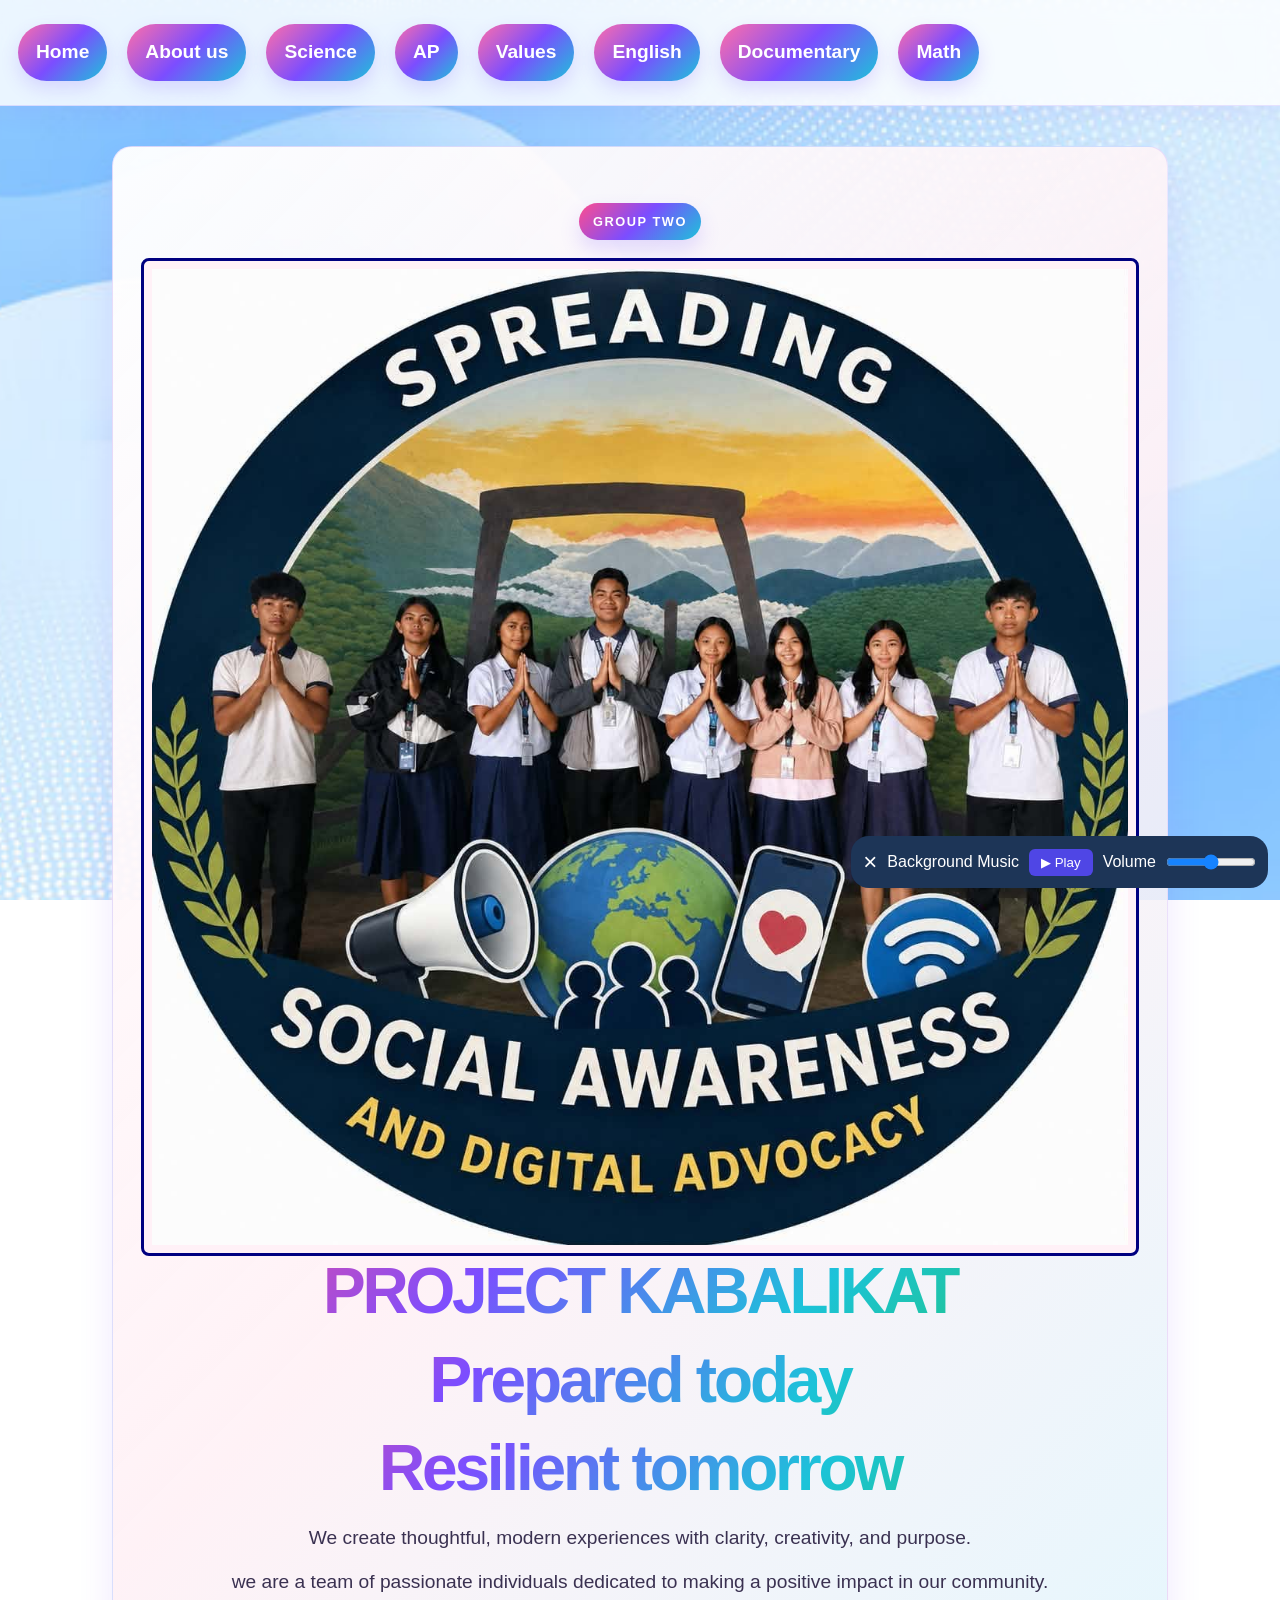
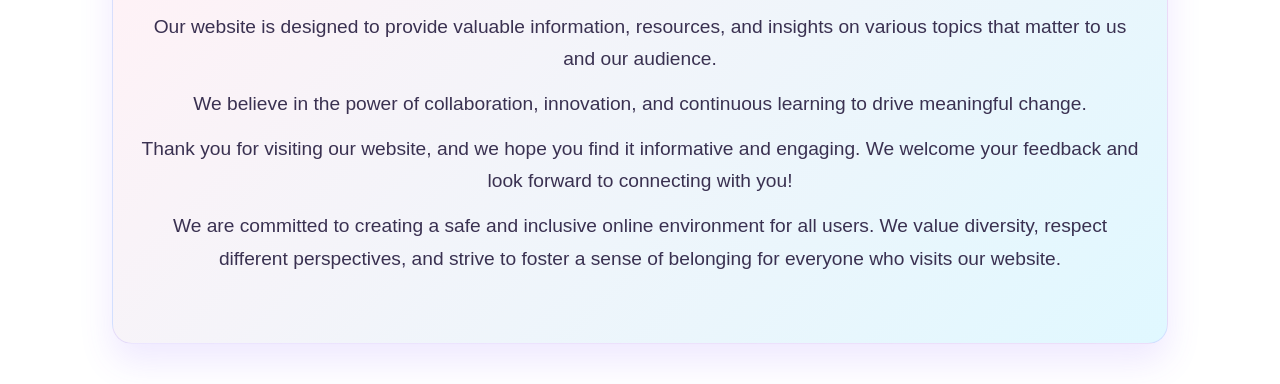
<file: index.html>
<!DOCTYPE html>
 <html lang="en">
    <head>
        <meta charset="UTF-8">
        <meta name="viewport" content="width=device-width, initial-scale=1.0">
        <title>Our Website</title>

        <link rel="stylesheet" href="style.css">

        <meta name="author" content="Group Two">
        <meta name="description" content="CCPT-G10 Group-2">
        <meta name="robots" content="noindex,follow">
    </head>
    <body style="background-image: url('assi.jpg'); background-size: cover; background-position: center; background-attachment: fixed;">
        <nav class="navbar">
            <ul>
            <li><a href="index.html">Home</a></li>
            <li><a href="about.html">About us</a></li>
            <li><a href="science.html">Science</a></li>
            <li><a href="AP.html">AP</a></li>
            <li><a href="values.html">Values</a></li>
            <li><a href="english.html">English</a></li>
            <li><a href="documentary.html">Documentary</a></li>
            <li><a href="math.html">Math</a></li>
            </ul>
        </nav>

        <main>
            <section class="hero">
                <div class="hero-tag">group two</div>
                <img src="ok.jpg" alt="Project image">
                <h1>PROJECT KABALIKAT</h1>
                <h1>Prepared today</h1>
                <h1>Resilient tomorrow</h1>
                <p>We create thoughtful, modern experiences with clarity, creativity, and purpose.</p>
                <p>we are a team of passionate individuals dedicated to making a positive impact in our community.</p>
                <p>Our website is designed to provide valuable information, resources, and insights on various topics that matter to us and our audience.</p>
                <p>We believe in the power of collaboration, innovation, and continuous learning to drive meaningful change.</p>
                <p>Thank you for visiting our website, and we hope you find it informative and engaging. We welcome your feedback and look forward to connecting with you!</p>
                <p>We are committed to creating a safe and inclusive online environment for all users. We value diversity, respect different perspectives, and strive to foster a sense of belonging for everyone who visits our website.</p>
            </section>

            
<div class="music-box" id="musicBox">
    <button id="musicClose" class="music-close" type="button" aria-label="Close music box">×</button>

    <span>Background Music</span>

    <button id="musicToggle" type="button">▶ Play</button>

    <label for="musicVolume">Volume</label>
    <input id="musicVolume" type="range" min="0" max="1" step="0.01" value="0.5">
</div>

<button id="musicOpen" class="music-open" type="button">🎵 Open Music</button>

<audio id="bgMusic" loop>
    <source src="Chopin.mp3" type="audio/mpeg">
    Your browser does not support audio.
</audio>

<script>
    const music = document.getElementById("bgMusic");
    const musicBox = document.getElementById("musicBox");
    const musicOpen = document.getElementById("musicOpen");
    const musicClose = document.getElementById("musicClose");
    const toggleButton = document.getElementById("musicToggle");
    const volumeControl = document.getElementById("musicVolume");

    music.volume = 0.5;

    toggleButton.addEventListener("click", async () => {
        try {
            if (music.paused) {
                await music.play();
                toggleButton.textContent = "❚❚ Pause";
            } else {
                music.pause();
                toggleButton.textContent = "▶ Play";
            }
        } catch (error) {
            console.error("Audio playback failed:", error);
            alert("Audio could not play. Check that audio/on.mp3 exists.");
        }
    });

    volumeControl.addEventListener("input", () => {
        music.volume = Number(volumeControl.value);
    });

    musicClose.addEventListener("click", () => {
        music.pause();
        toggleButton.textContent = "▶ Play";
        musicBox.classList.add("hidden");
        musicOpen.classList.add("visible");
    });

    musicOpen.addEventListener("click", () => {
        musicBox.classList.remove("hidden");
        musicOpen.classList.remove("visible");
    });
</script>
        </main>
    </body>
</html>
</file>
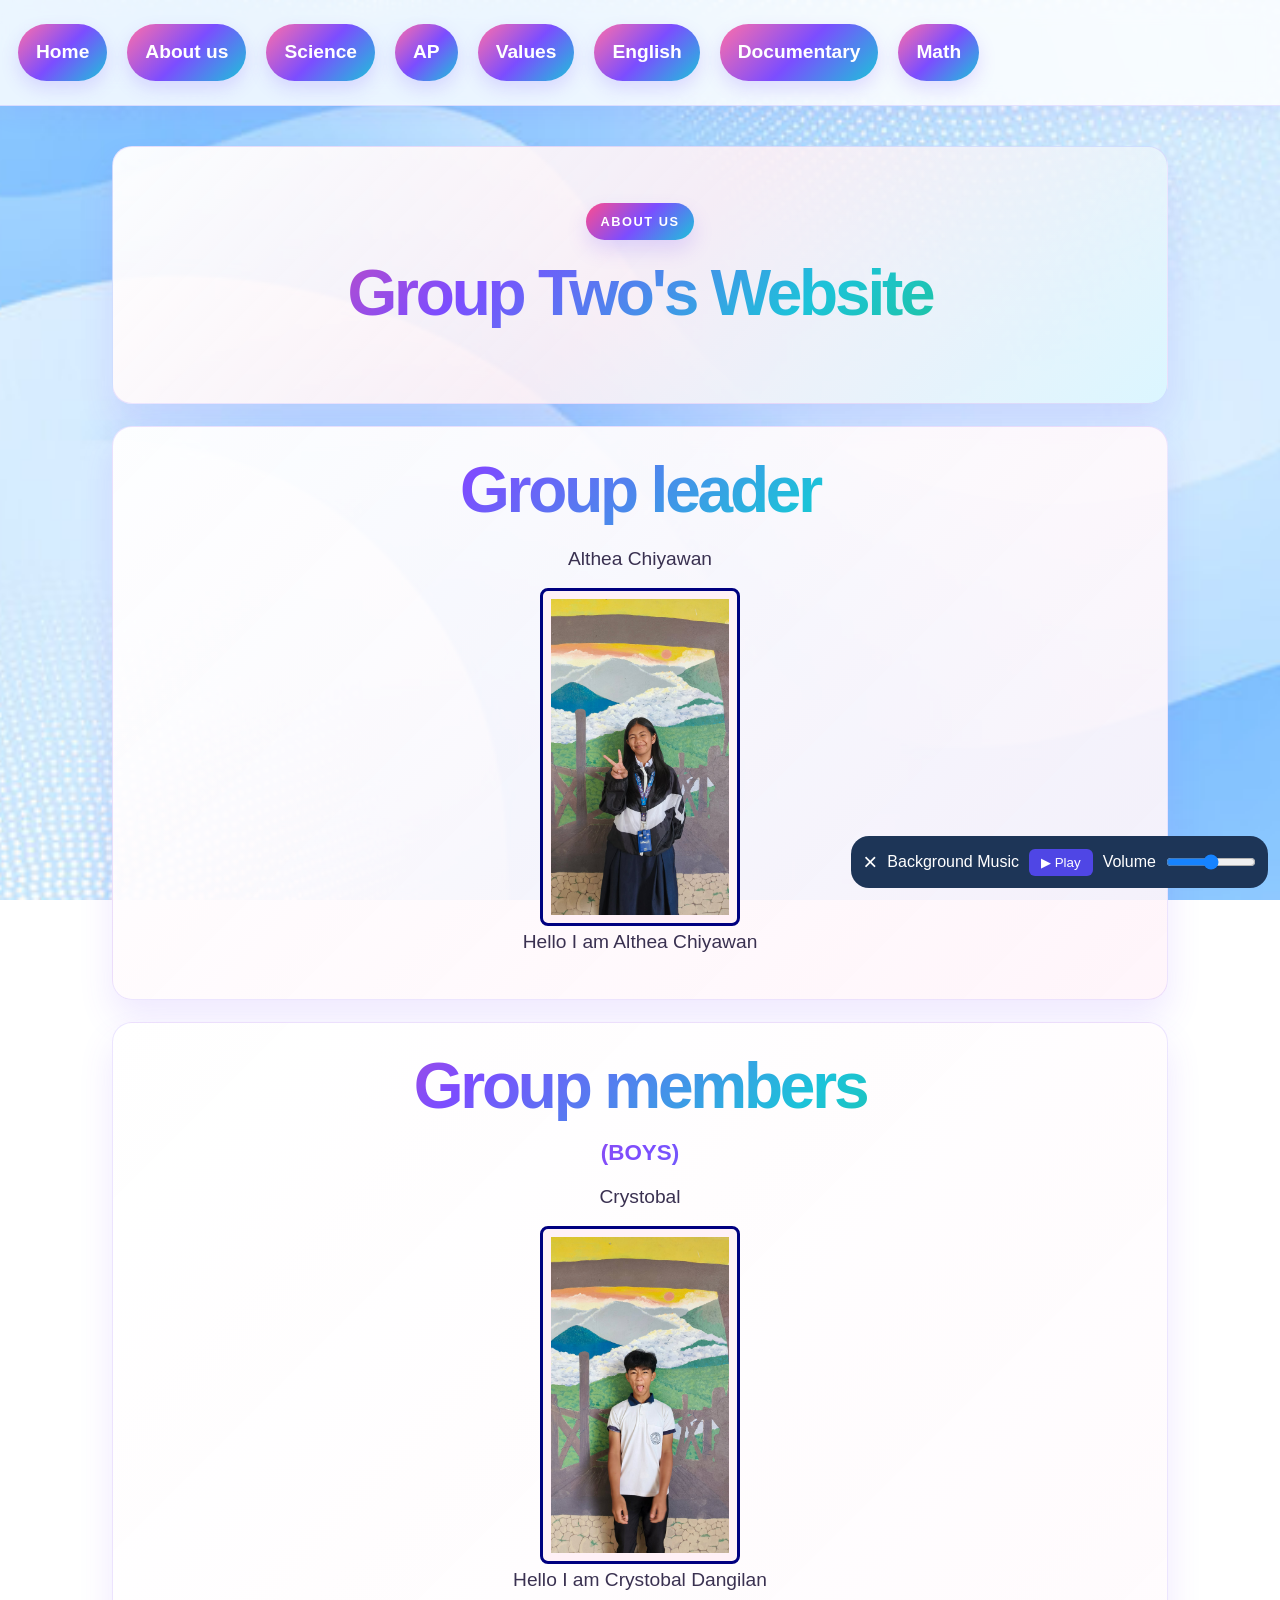
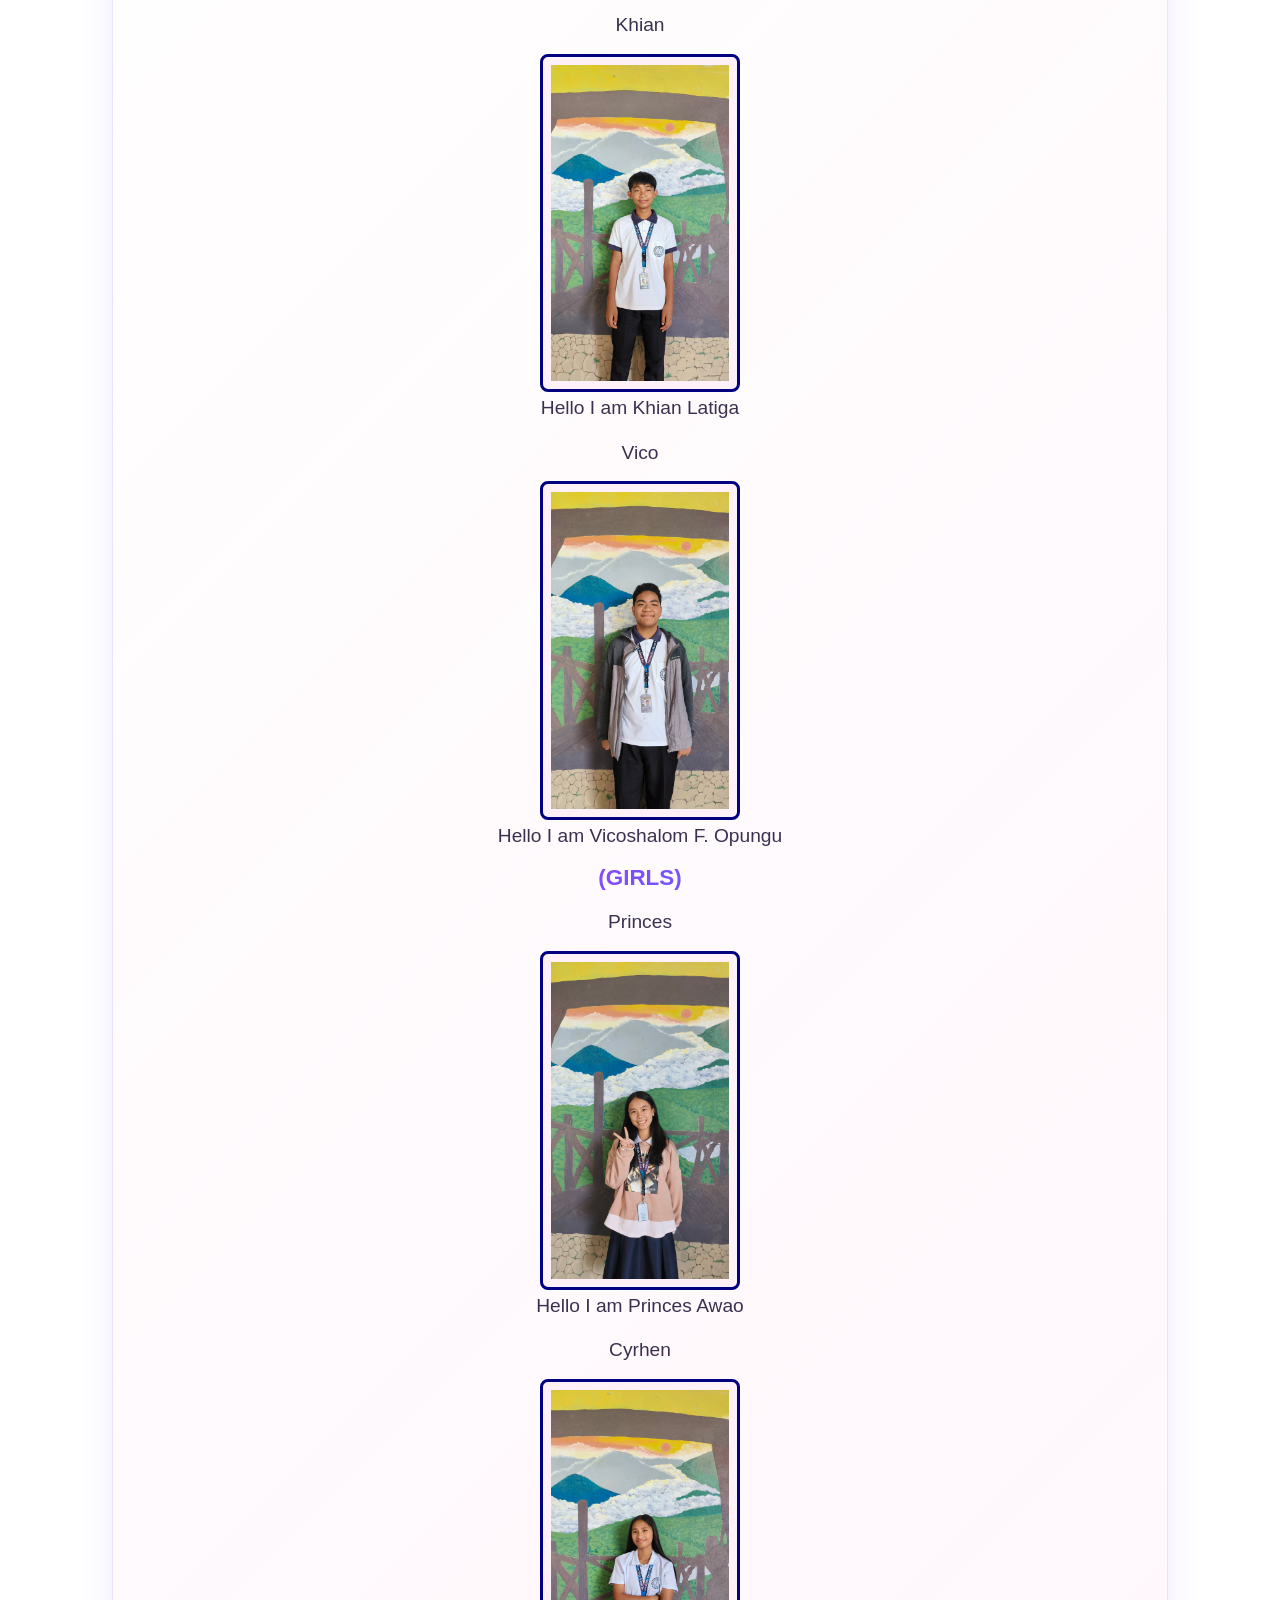
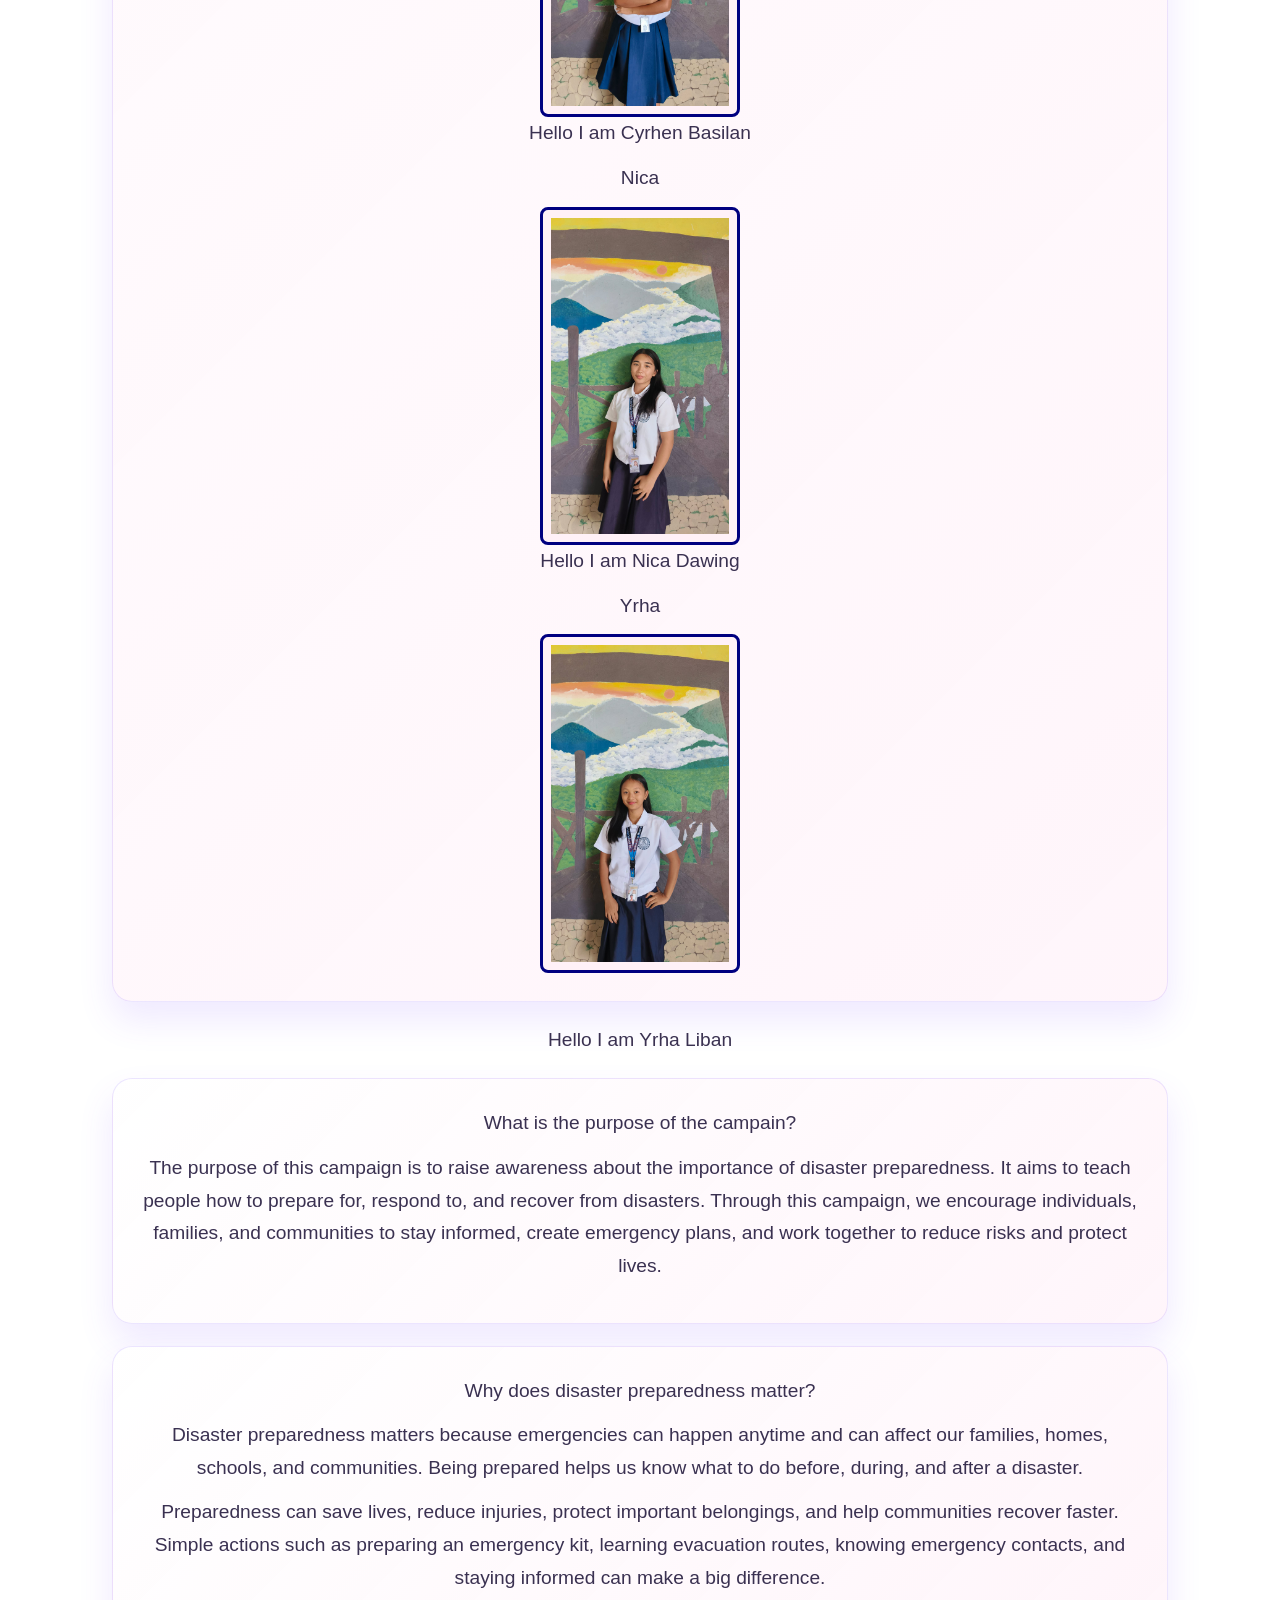
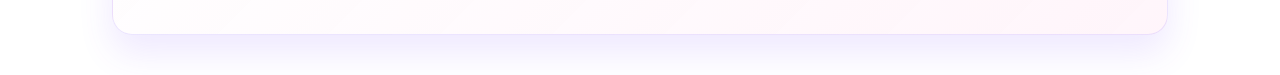
<file: about.html>
<!DOCTYPE html>
<html lang="en">
    <head>
        <meta charset="UTF-8">
        <meta name="viewport" content="width=device-width, initial-scale=1.0">
        <title>About us</title>
        <link rel="stylesheet" href="style.css">
        <style>
            main {
                text-align: center;
            }
            section h1, section h3, section p {
                text-align: center;
            }
        </style>
    </head>
    <body style="background-image: url('assi.jpg'); background-size: cover; background-position: center; background-attachment: fixed;">
        <nav class="navbar">
            
            <ul>
                <li><a href="index.html">Home</a></li>
                <li><a href="about.html">About us</a></li>
                <li><a href="science.html">Science</a></li>
                <li><a href="AP.html">AP</a></li>
                <li><a href="values.html">Values</a></li>
                <li><a href="english.html">English</a></li>
                <li><a href="documentary.html">Documentary</a></li>
                <li><a href="math.html">Math</a></li>
            </ul>
        </nav>

        <main>
            <section class="hero">
                <div class="hero-tag">About us</div>
                <h1>Group Two's Website</h1>
            </section>

            <section>
                <h1>Group leader</h1>
                <p>Althea Chiyawan</p>
                <img src="Althea.jpg" alt="Althea Chiyawan" style="display: block; margin: 0 auto; width: 200px; height: auto;">
                <p>Hello I am Althea Chiyawan</p>
            </section>

            <section>
                <h1>Group members</h1>
                <h3>(BOYS)</h3>
                <p>Crystobal</p>
                <img src="Crystobal.jpg" alt="Crystobal" style="display: block; margin: 0 auto; width: 200px; height: auto;">
                <p>Hello I am Crystobal Dangilan</p>
                <p>Khian</p>
                <img src="Khian.jpg" alt="khian" style="display: block; margin: 0 auto; width: 200px; height: auto;">
                <p>Hello I am Khian Latiga </p>

                <p>Vico</p>
                <img src="Vico.jpg" alt="Vico" style="display: block; margin: 0 auto; width: 200px; height: auto;">
                <p>Hello I am Vicoshalom F. Opungu</p>

                <h3>(GIRLS)</h3>
                <p>Princes</p>
                <img src="Princes.jpg" alt="Princes" style="display: block; margin: 0 auto; width: 200px; height: auto;">   
                <p>Hello I am Princes Awao</p>
                <p>Cyrhen</p>
                <img src="Cyrhen.jpg" alt="Cyrhen" style="display: block; margin: 0 auto; width: 200px; height: auto;">   
                <p>Hello I am Cyrhen Basilan</p>
                <p>Nica</p>
                <img src="Nica.jpg" alt="Nica" style="display: block; margin: 0 auto; width: 200px; height: auto;">
                <p>Hello I am Nica Dawing</p>
                <p>Yrha</p>
                <img src="yrah.jpg" alt="Yrha" style="display: block; margin: 0 auto; width: 200px; height: auto;">
            </section>
                <p>Hello I am Yrha Liban</p>
            <section>
                <p>What is the purpose of the campain?</p>
                <p>The purpose of this campaign is to raise awareness about the importance of disaster preparedness. It aims to teach people how to prepare for, respond to, and recover from disasters. Through this campaign, we encourage individuals, families, and communities to stay informed, create emergency plans, and work together to reduce risks and protect lives.</p></section>

            <section>

                <p>Why does disaster preparedness matter?</p>

                <p>Disaster preparedness matters because emergencies can happen anytime and can affect our families, homes, schools, and communities. Being prepared helps us know what to do before, during, and after a disaster.</p>

                <p>Preparedness can save lives, reduce injuries, protect important belongings, and help communities recover faster. Simple actions such as preparing an emergency kit, learning evacuation routes, knowing emergency contacts, and staying informed can make a big difference.</p>

                </p></section>
            
            <div class="music-box" id="musicBox">
    <button id="musicClose" class="music-close" type="button" aria-label="Close music box">×</button>

    <span>Background Music</span>

    <button id="musicToggle" type="button">▶ Play</button>

    <label for="musicVolume">Volume</label>
    <input id="musicVolume" type="range" min="0" max="1" step="0.01" value="0.5">
</div>

<button id="musicOpen" class="music-open" type="button">🎵 Open Music</button>

<audio id="bgMusic" loop preload="auto">
    <source src="toy.mp3" type="audio/mpeg">
    <source src="toy.ogg" type="audio/ogg">
</audio>

<script>
    const music = document.getElementById("bgMusic");
    const musicBox = document.getElementById("musicBox");
    const musicOpen = document.getElementById("musicOpen");
    const musicClose = document.getElementById("musicClose");
    const toggleButton = document.getElementById("musicToggle");
    const volumeControl = document.getElementById("musicVolume");

    music.volume = 0.5;

    toggleButton.addEventListener("click", async () => {
        try {
            if (music.paused) {
                await music.play();
                toggleButton.textContent = "❚❚ Pause";
            } else {
                music.pause();
                toggleButton.textContent = "▶ Play";
            }
        } catch (error) {
            console.error("Audio playback failed:", error);
        }
    });

    volumeControl.addEventListener("input", () => {
        music.volume = Number(volumeControl.value);
    });

    musicClose.addEventListener("click", () => {
        music.pause();
        toggleButton.textContent = "▶ Play";
        musicBox.classList.add("hidden");
        musicOpen.classList.add("visible");
    });

    musicOpen.addEventListener("click", () => {
        musicBox.classList.remove("hidden");
        musicOpen.classList.remove("visible");
    });
</script>
        </main>
    </body>
</html>
</file>
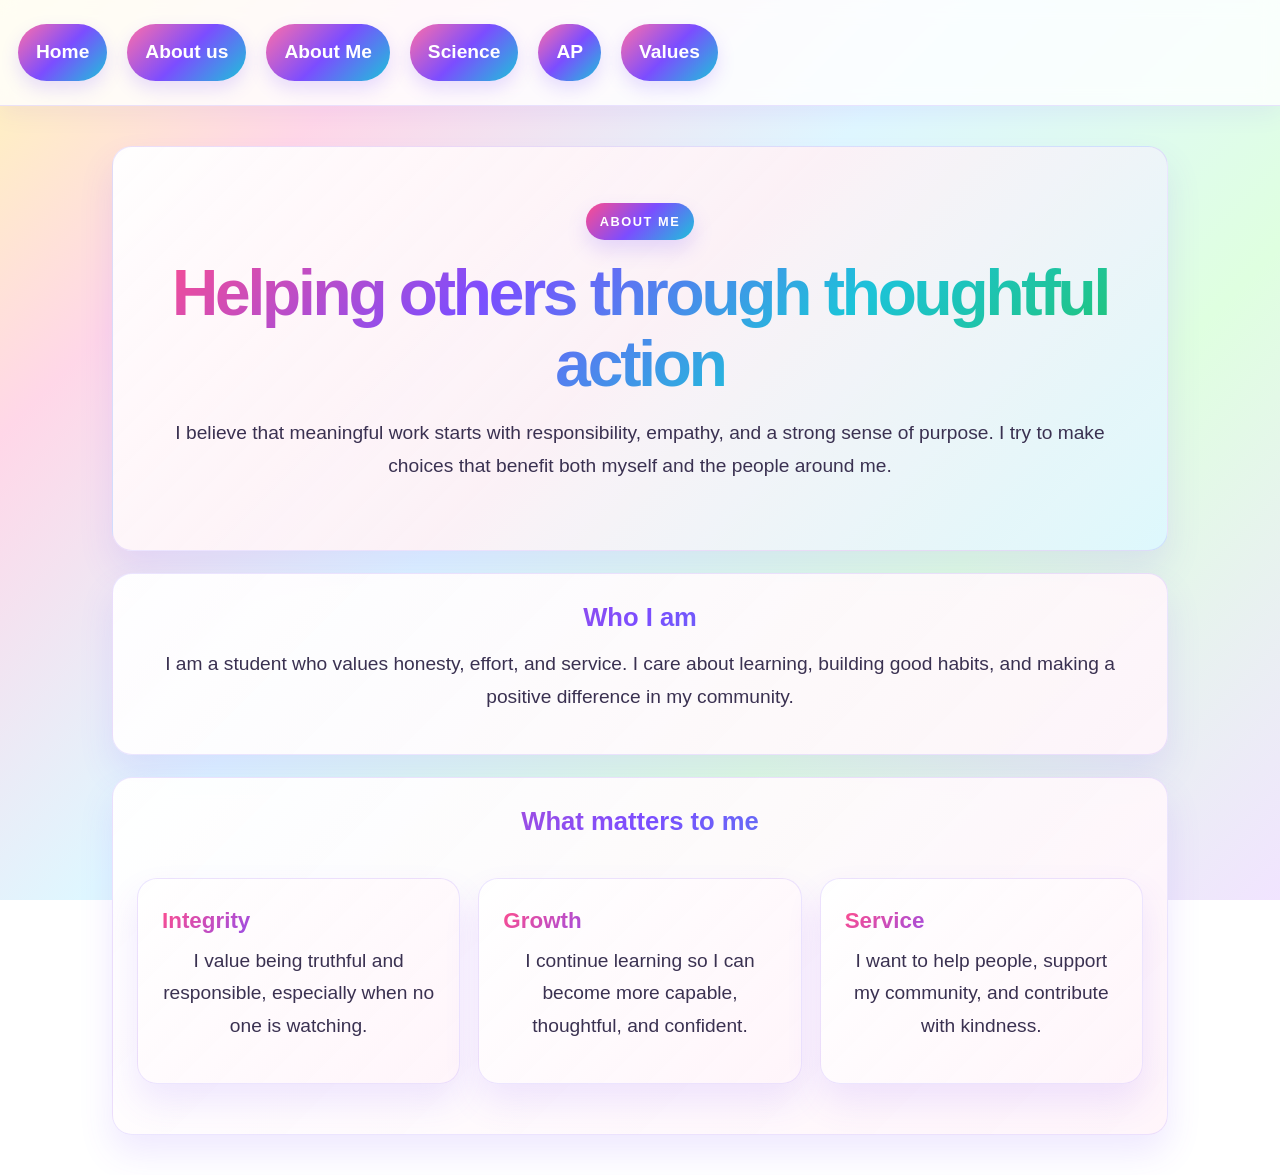
<file: aboutme.html>
<!DOCTYPE html>
<html lang="en">
<head>
    <meta charset="UTF-8">
    <meta name="viewport" content="width=device-width, initial-scale=1.0">
    <title>About Me</title>
    <link rel="stylesheet" href="style.css">
</head>
<body>
    <nav class="navbar">
        <ul>
            <li><a href="index.html">Home</a></li>
            <li><a href="about.html">About us</a></li>
            <li><a href="aboutme.html">About Me</a></li>
            <li><a href="science.html">Science</a></li>
            <li><a href="AP.html">AP</a></li>
            <li><a href="values.html">Values</a></li>
        </ul>
    </nav>

    <main>
        <section class="hero">
            <div class="hero-tag">About Me</div>
            <h1>Helping others through thoughtful action</h1>
            <p>I believe that meaningful work starts with responsibility, empathy, and a strong sense of purpose. I try to make choices that benefit both myself and the people around me.</p>
        </section>

        <section>
            <h2>Who I am</h2>
            <p>I am a student who values honesty, effort, and service. I care about learning, building good habits, and making a positive difference in my community.</p>
        </section>

        <section>
            <h2>What matters to me</h2>
            <div class="cards">
                <div class="card">
                    <h3>Integrity</h3>
                    <p>I value being truthful and responsible, especially when no one is watching.</p>
                </div>
                <div class="card">
                    <h3>Growth</h3>
                    <p>I continue learning so I can become more capable, thoughtful, and confident.</p>
                </div>
                <div class="card">
                    <h3>Service</h3>
                    <p>I want to help people, support my community, and contribute with kindness.</p>
                </div>
            </div>
        </section>
    </main>
</body>
</html>
</file>
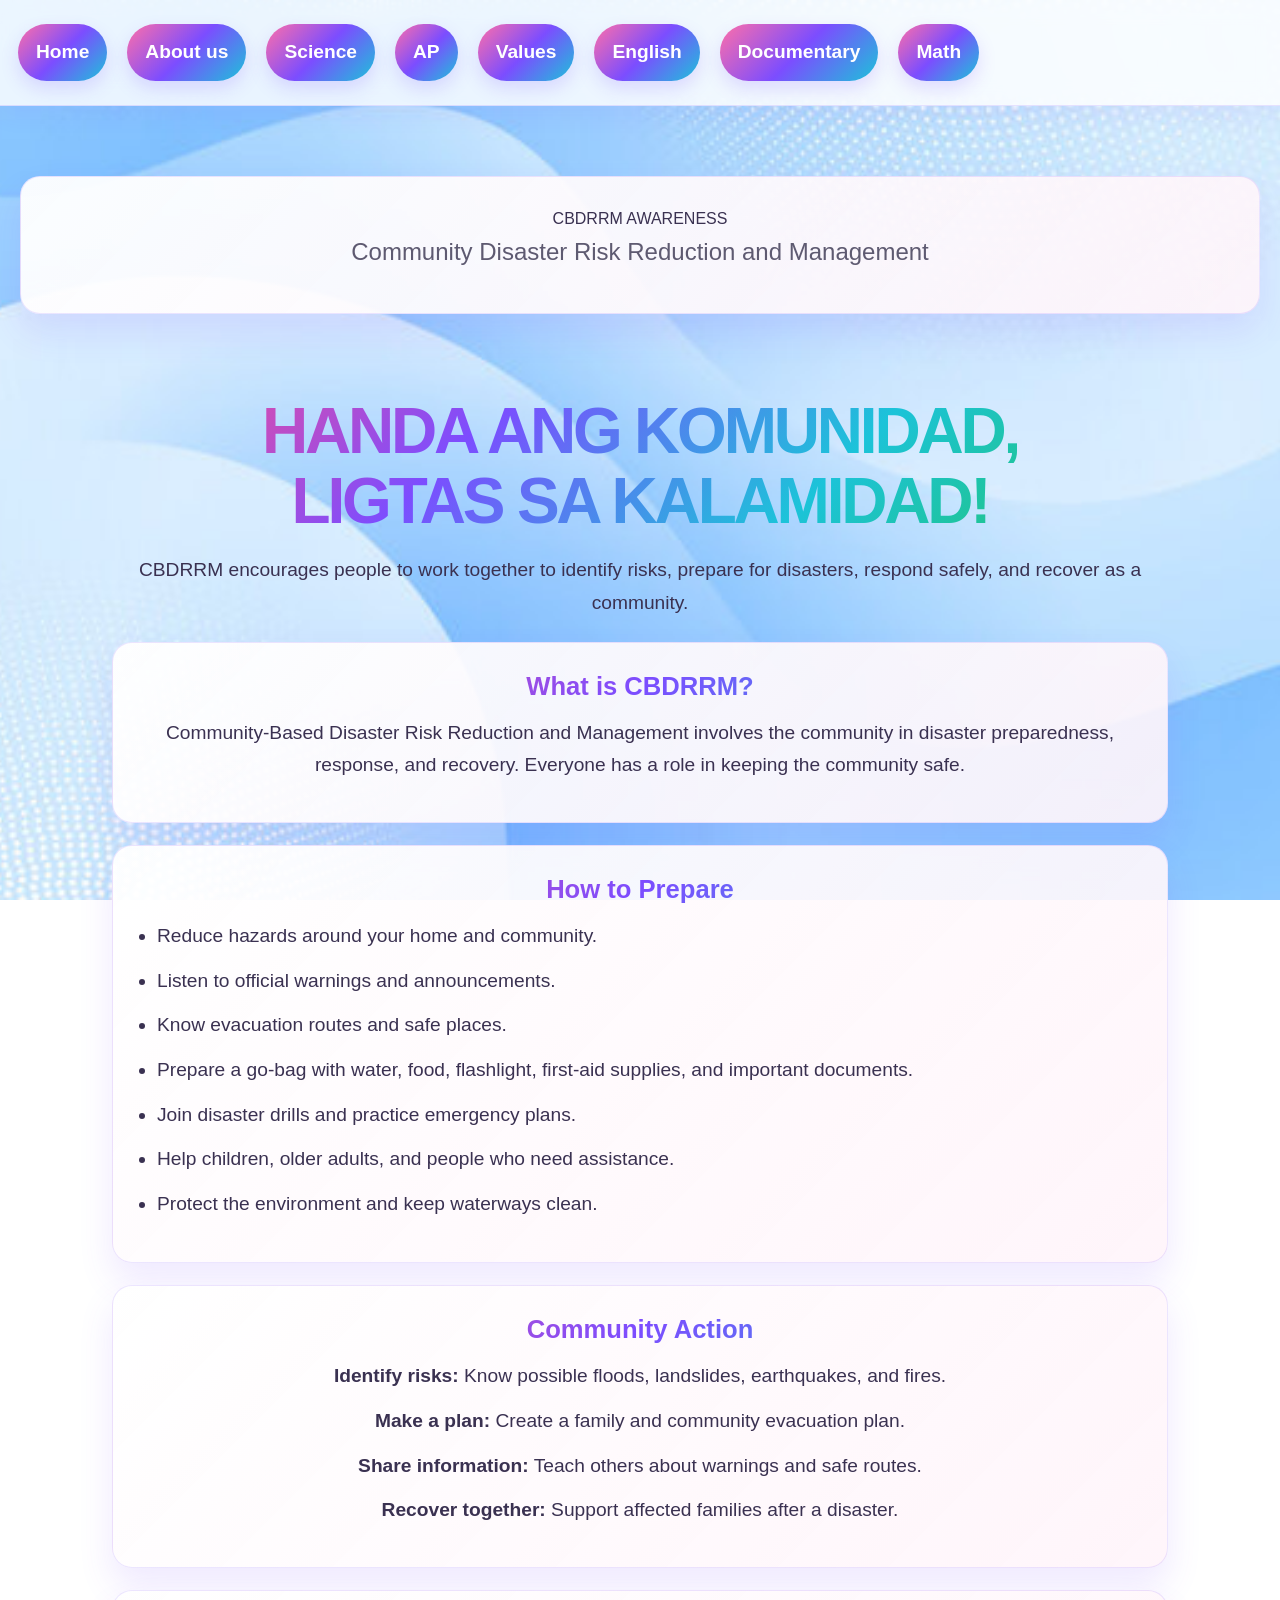
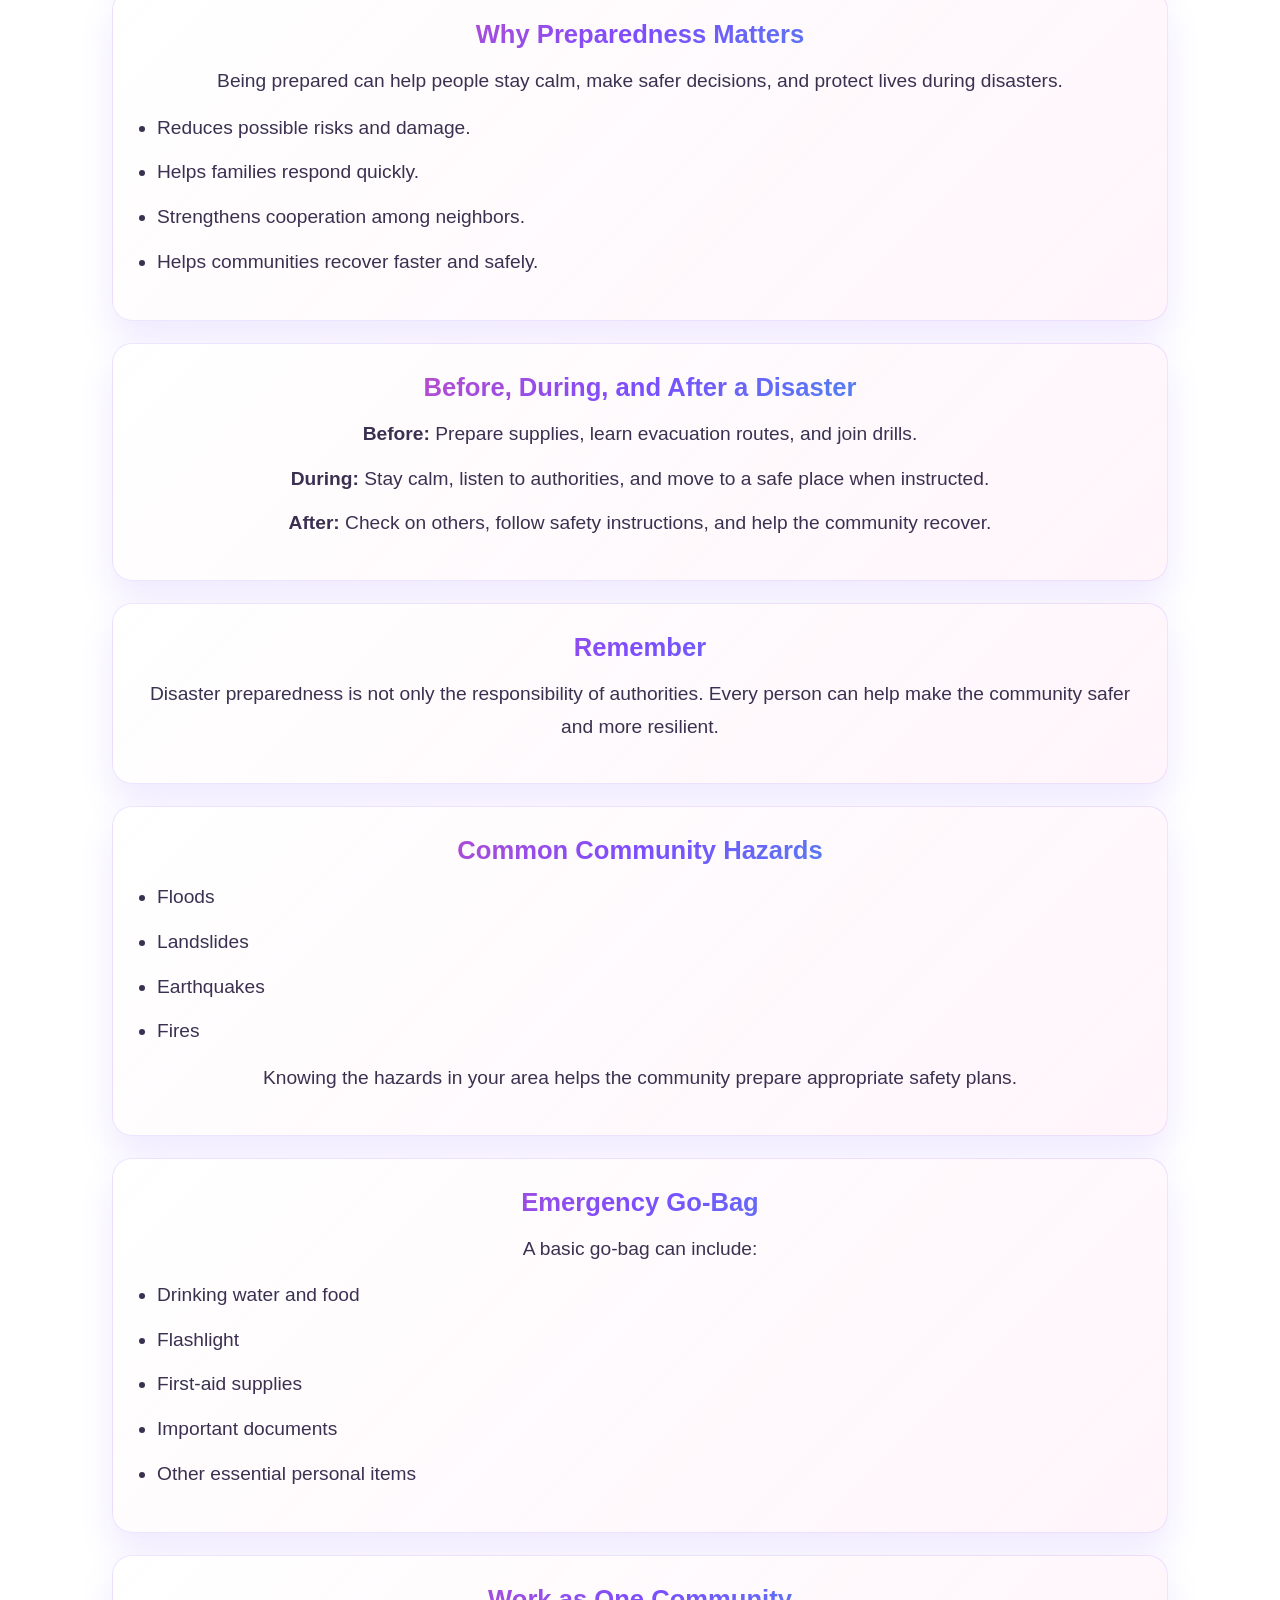
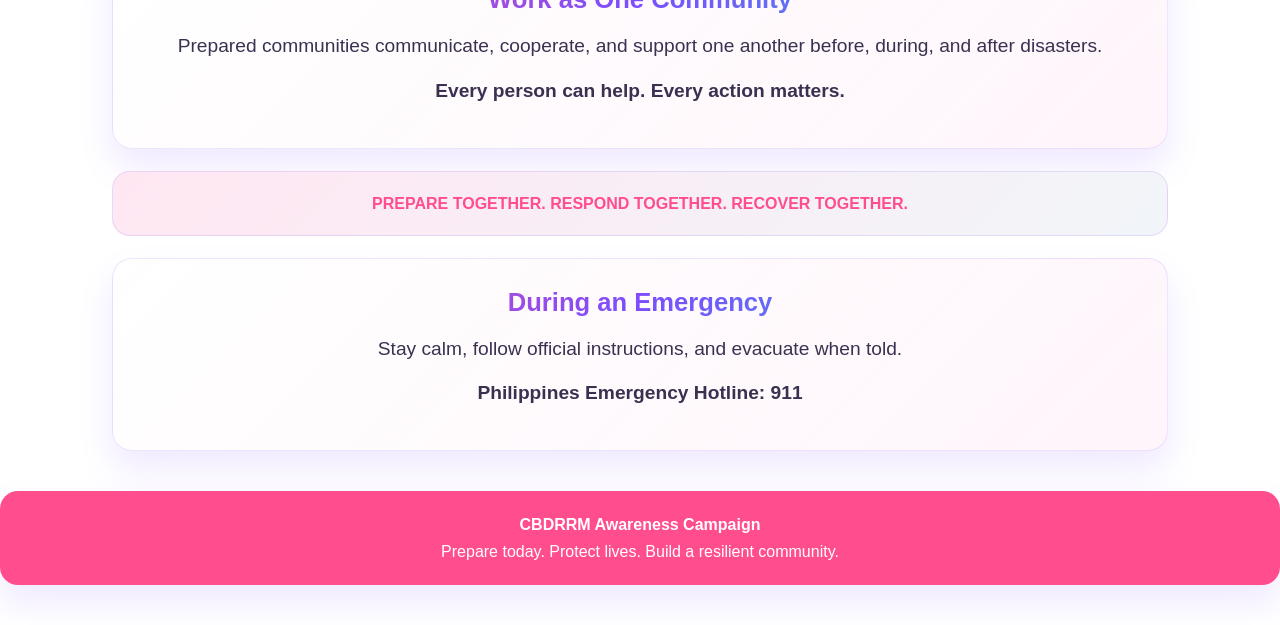
<file: AP.html>
<!DOCTYPE html>
<html lang="en">
<head>
<meta charset="UTF-8">
<meta name="viewport" content="width=device-width, initial-scale=1.0">
<title>CBDRRM Awareness</title>
<link rel="stylesheet" href="style.css">
</head>
<body style="background-image: url('assi.jpg'); background-size: cover; background-position: center; background-attachment: fixed;">
    <nav class="navbar">
            <ul>
            <li><a href="index.html">Home</a></li>
            <li><a href="about.html">About us</a></li>
            <li><a href="science.html">Science</a></li>
            <li><a href="AP.html">AP</a></li>
            <li><a href="values.html">Values</a></li>
            <li><a href="english.html">English</a></li>
            <li><a href="documentary.html">Documentary</a></li>
            <li><a href="math.html">Math</a></li>
            </ul>
        </nav>

<header>
    <div class="box"
<h2>CBDRRM AWARENESS</h2>
<p>Community Disaster Risk Reduction and Management</p>
</div>
</header>
<main>
<h1>HANDA ANG KOMUNIDAD,<br>LIGTAS SA KALAMIDAD!</h1>
<p style="text-align:center">CBDRRM encourages people to work together to identify risks, prepare for disasters, respond safely, and recover as a community.</p>

<section><h2>What is CBDRRM?</h2>
<p>Community-Based Disaster Risk Reduction and Management involves the community in disaster preparedness, response, and recovery. Everyone has a role in keeping the community safe.</p></section>

<section><h2>How to Prepare</h2>
<ul>
<li>Reduce hazards around your home and community.</li>
<li>Listen to official warnings and announcements.</li>
<li>Know evacuation routes and safe places.</li>
<li>Prepare a go-bag with water, food, flashlight, first-aid supplies, and important documents.</li>
<li>Join disaster drills and practice emergency plans.</li>
<li>Help children, older adults, and people who need assistance.</li>
<li>Protect the environment and keep waterways clean.</li>
</ul></section>

<section><h2>Community Action</h2>
<p><b>Identify risks:</b> Know possible floods, landslides, earthquakes, and fires.</p>
<p><b>Make a plan:</b> Create a family and community evacuation plan.</p>
<p><b>Share information:</b> Teach others about warnings and safe routes.</p>
<p><b>Recover together:</b> Support affected families after a disaster.</p>
</section>

<section><h2>Why Preparedness Matters</h2>
<p>Being prepared can help people stay calm, make safer decisions, and protect lives during disasters.</p>
<ul>
<li>Reduces possible risks and damage.</li>
<li>Helps families respond quickly.</li>
<li>Strengthens cooperation among neighbors.</li>
<li>Helps communities recover faster and safely.</li>
</ul></section>

<section><h2>Before, During, and After a Disaster</h2>
<p><b>Before:</b> Prepare supplies, learn evacuation routes, and join drills.</p>
<p><b>During:</b> Stay calm, listen to authorities, and move to a safe place when instructed.</p>
<p><b>After:</b> Check on others, follow safety instructions, and help the community recover.</p>
</section>

<section><h2>Remember</h2>
<p>Disaster preparedness is not only the responsibility of authorities. Every person can help make the community safer and more resilient.</p>
</section>


<section><h2>Common Community Hazards</h2>
<ul>
<li>Floods</li>
<li>Landslides</li>
<li>Earthquakes</li>
<li>Fires</li>
</ul>
<p>Knowing the hazards in your area helps the community prepare appropriate safety plans.</p>
</section>

<section><h2>Emergency Go-Bag</h2>
<p>A basic go-bag can include:</p>
<ul>
<li>Drinking water and food</li>
<li>Flashlight</li>
<li>First-aid supplies</li>
<li>Important documents</li>
<li>Other essential personal items</li>
</ul>
</section>

<section><h2>Work as One Community</h2>
<p>Prepared communities communicate, cooperate, and support one another before, during, and after disasters.</p>
<p><b>Every person can help. Every action matters.</b></p>
</section>

<div class="message"><b>PREPARE TOGETHER. RESPOND TOGETHER. RECOVER TOGETHER.</b></div>

<section><h2>During an Emergency</h2>
<p>Stay calm, follow official instructions, and evacuate when told.</p>
<p><b>Philippines Emergency Hotline: 911</b></p></section>
</main>
<footer><b>CBDRRM Awareness Campaign</b><br>Prepare today. Protect lives. Build a resilient community.</footer>


</body>
</html>
</file>
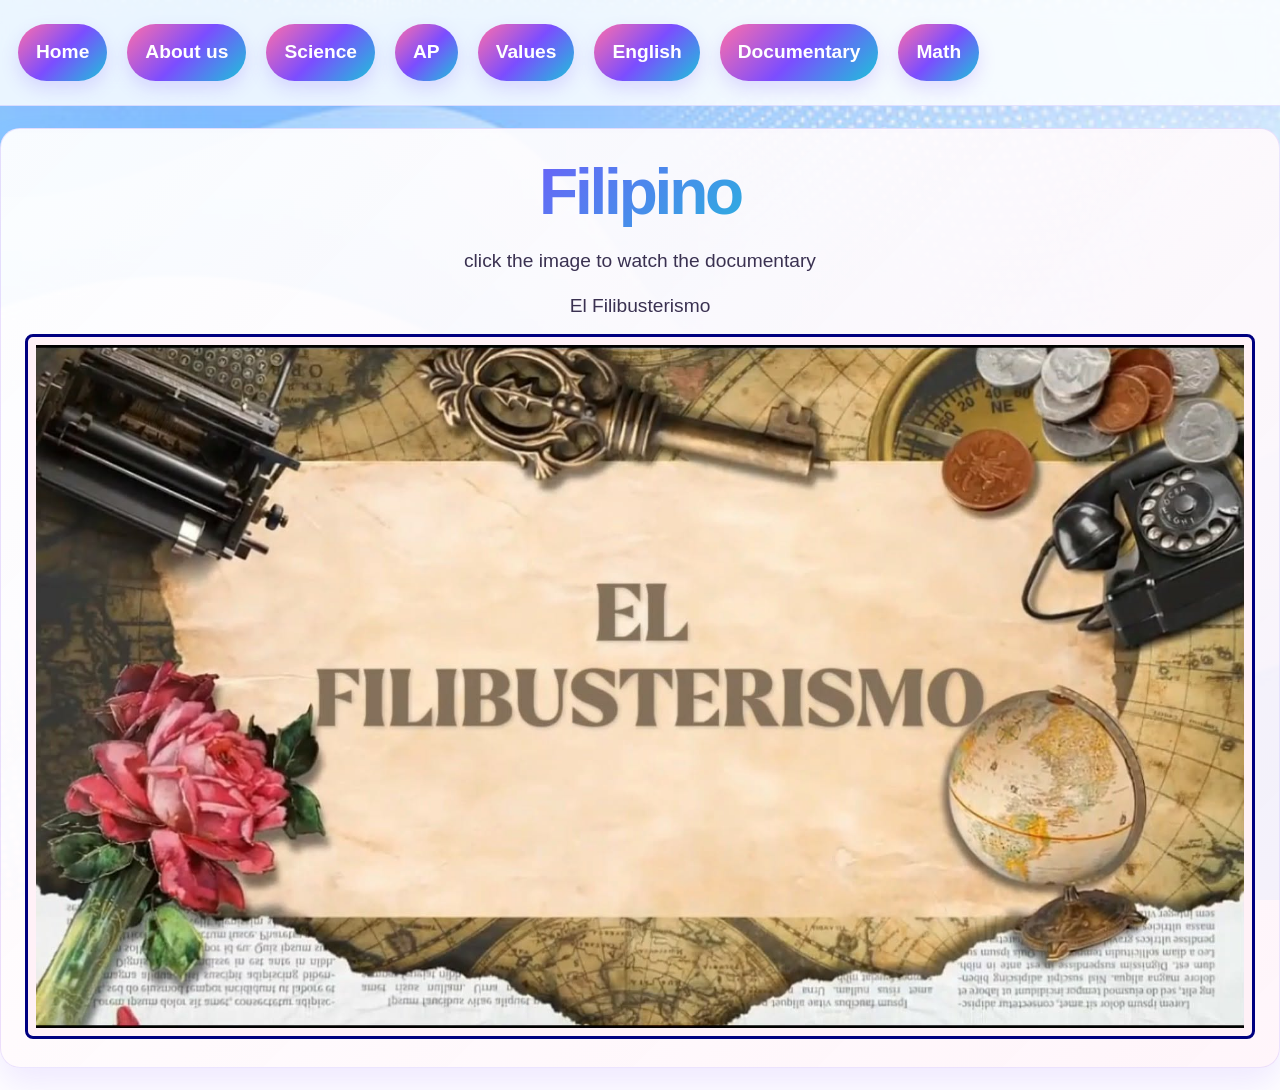
<file: documentary.html>
<!DOCTYPE html>
 <html lang="en">
    <head>
        <meta charset="UTF-8">
        <meta name="viewport" content="width=device-width, initial-scale=1.0">
        <title>Our Website</title>

        <link rel="stylesheet" href="style.css">

        <meta name="author" content="Group Two">
        <meta name="description" content="CCPT-G10 Group-2">
        <meta name="robots" content="noindex,follow">
    </head>
    <body style="background-image: url('assi.jpg'); background-size: cover; background-position: center; background-attachment: fixed;">
        <nav class="navbar">
            <ul>
            <li><a href="index.html">Home</a></li>
            <li><a href="about.html">About us</a></li>
            <li><a href="science.html">Science</a></li>
            <li><a href="AP.html">AP</a></li>
            <li><a href="values.html">Values</a></li>
            <li><a href="english.html">English</a></li>
            <li><a href="documentary.html">Documentary</a></li>
            <li><a href="math.html">Math</a></li>
            </ul>
        </nav>

        <div class="box">
            <h1>Filipino</h1>
            <p>click the image to watch the documentary</p>
            <p style="text-align: center;">El Filibusterismo</p>
            <a href="https://youtu.be/FXth1-7Z0u0?si=kRHU2fhjxStV7kba">
            <img src="fahh.jpg" alt="El Filibusterismo" style="width: 100%; height: auto;">
            </a>
        </div>
    </body>
</file>
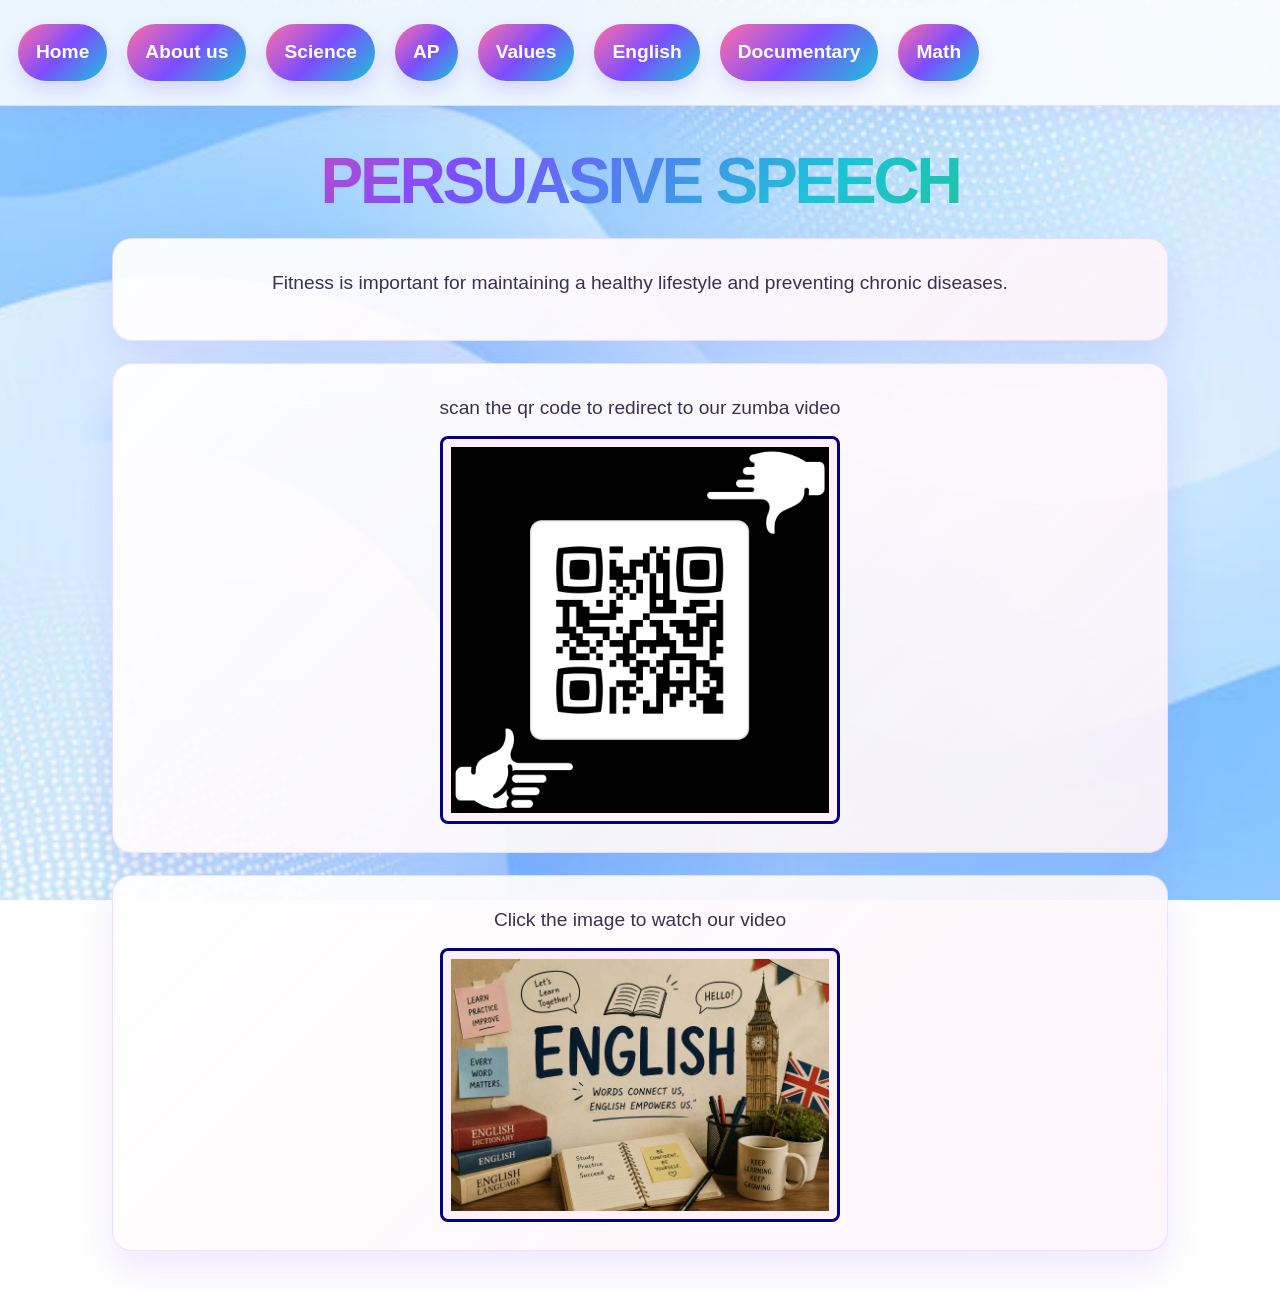
<file: english.html>
<!DOCTYPE html>
 <html lang="en">
    <head>
        <meta charset="UTF-8">
        <meta name="viewport" content="width=device-width, initial-scale=1.0">
        <title>Our Website</title>

        <link rel="stylesheet" href="style.css">

        <meta name="author" content="Group Two">
        <meta name="description" content="CCPT-G10 Group-2">
        <meta name="robots" content="noindex,follow">
    </head>
    <body style="background-image: url('assi.jpg'); background-size: cover; background-position: center; background-attachment: fixed;">
        <nav class="navbar">
            <ul>
            <li><a href="index.html">Home</a></li>
            <li><a href="about.html">About us</a></li>
            <li><a href="science.html">Science</a></li>
            <li><a href="AP.html">AP</a></li>
            <li><a href="values.html">Values</a></li>
            <li><a href="english.html">English</a></li>
            <li><a href="documentary.html">Documentary</a></li>
            <li><a href="math.html">Math</a></li>
            </ul>
        </nav>
        <div class="container">
        <h1>PERSUASIVE SPEECH</h1>
        <div class="box">
            <P style="text-align: center;">Fitness is important for maintaining a healthy lifestyle and preventing chronic diseases.</P>
        </div>
        <div class="box">
            <p style="text-align: center;">scan the qr code to redirect to our zumba video</p>
        <img src="QR.jpg" alt="Fitness" style="display: block; margin: 0 auto; width: 400px; height: auto;">
        </div>

        <div class="box">
            <p style="text-align: center;">Click the image to watch our video</p>
            <a href="https://youtube.com/watch?v=mDxlbFOaOBw&si=MtV808Bu7Zt-ZQOX" target="_blank">
                <img src="eng.jpg" alt="English Video" style="display: block; margin: 0 auto; width: 400px; height: auto;">
            </a>
        </div>    








        
    </body>
  </html>
</file>
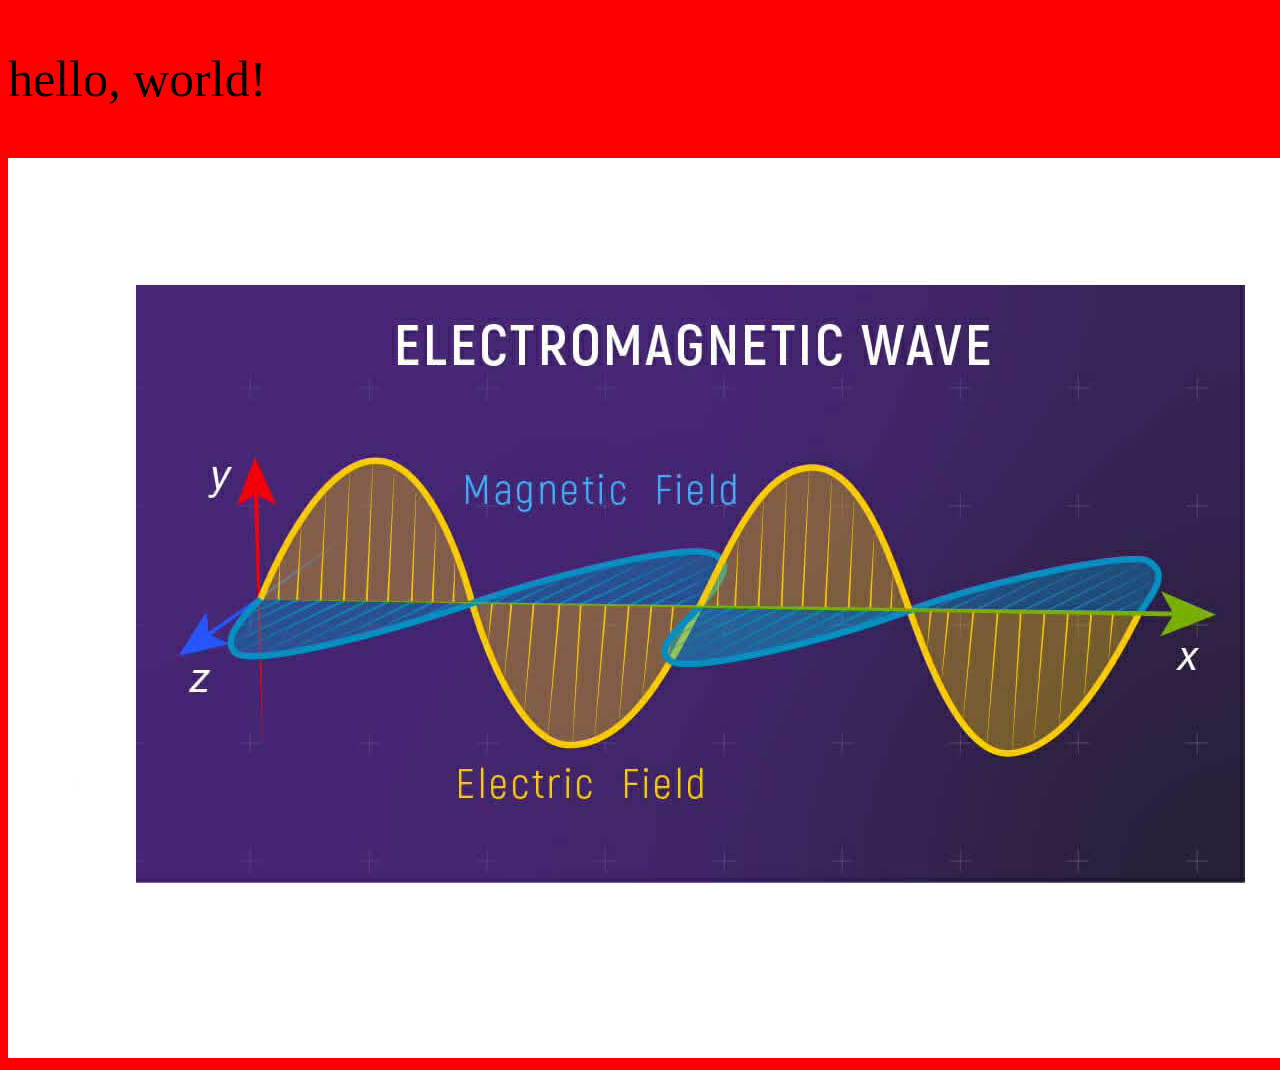
<file: example.html>
<!DOCTYPE html>
 <html lang="en">
    <head>
        <meta charset="UTF-8">
        <meta name="viewport" content="width=device-width, initial-scale=1.0">
        <title>webpage name</title>
        <meta name="author" content="your name">
        <meta name="description" content="content of your website">
        <meta name="robots" content="noindex,follow">
    </head>
    <!-- This is a comment anything in here will not be displayed in the web page -->
    <body style="background-color: rgb(255, 0, 0);">
    <!--use <p style="font-size: 50px;">hello, world!</p> to adjust font size or use css-->
    <p style="font-size: 50px;">hello, world!</p>
    <!--alt makes it so that if the image cannot be displayed, the alternative text will be shown -->
    <!--use <img src="image.jpg"> to add photos and you can add width and height attributes like :
    <img src="image.jpg" width="500" height="300"> -->
    <img src="si1.jpg" alt="ELECTRO MAGNETIC WAVE IMAGE EXAMPLE">
    </body>
 </html>
</file>
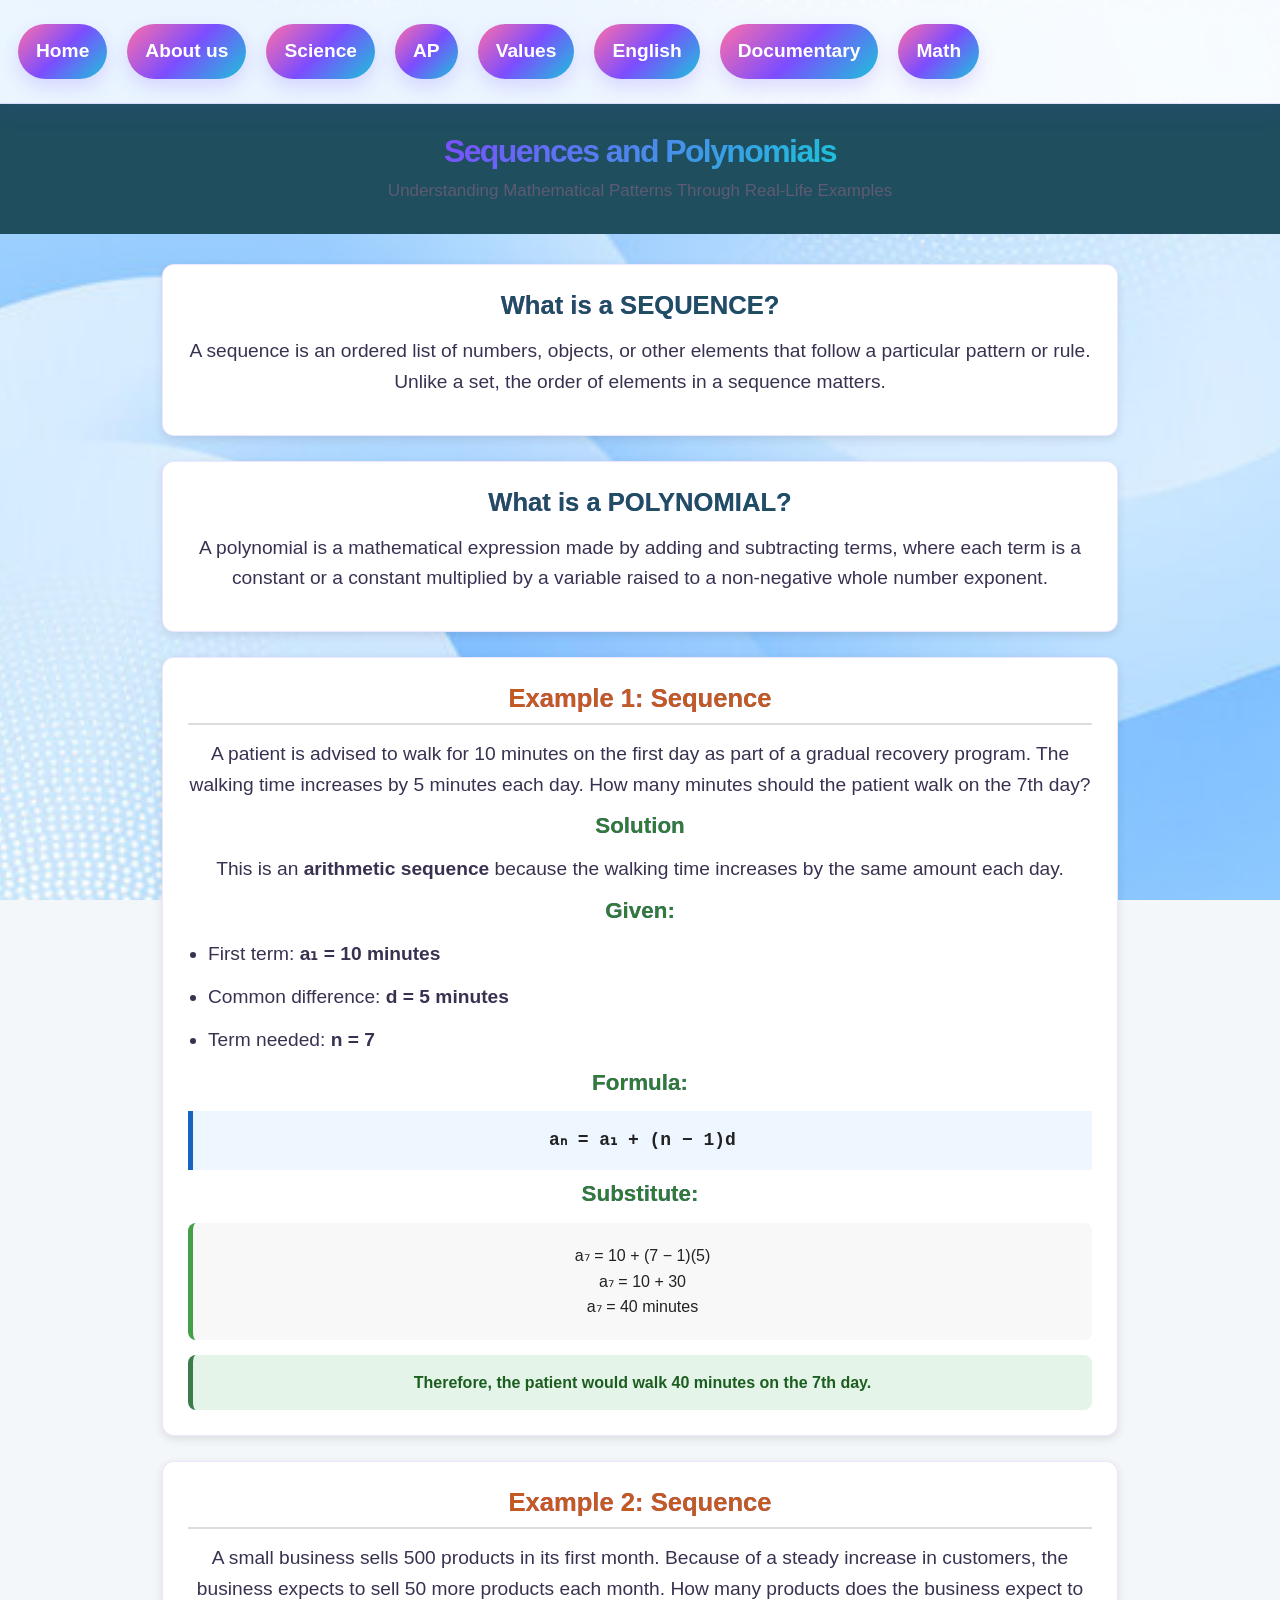
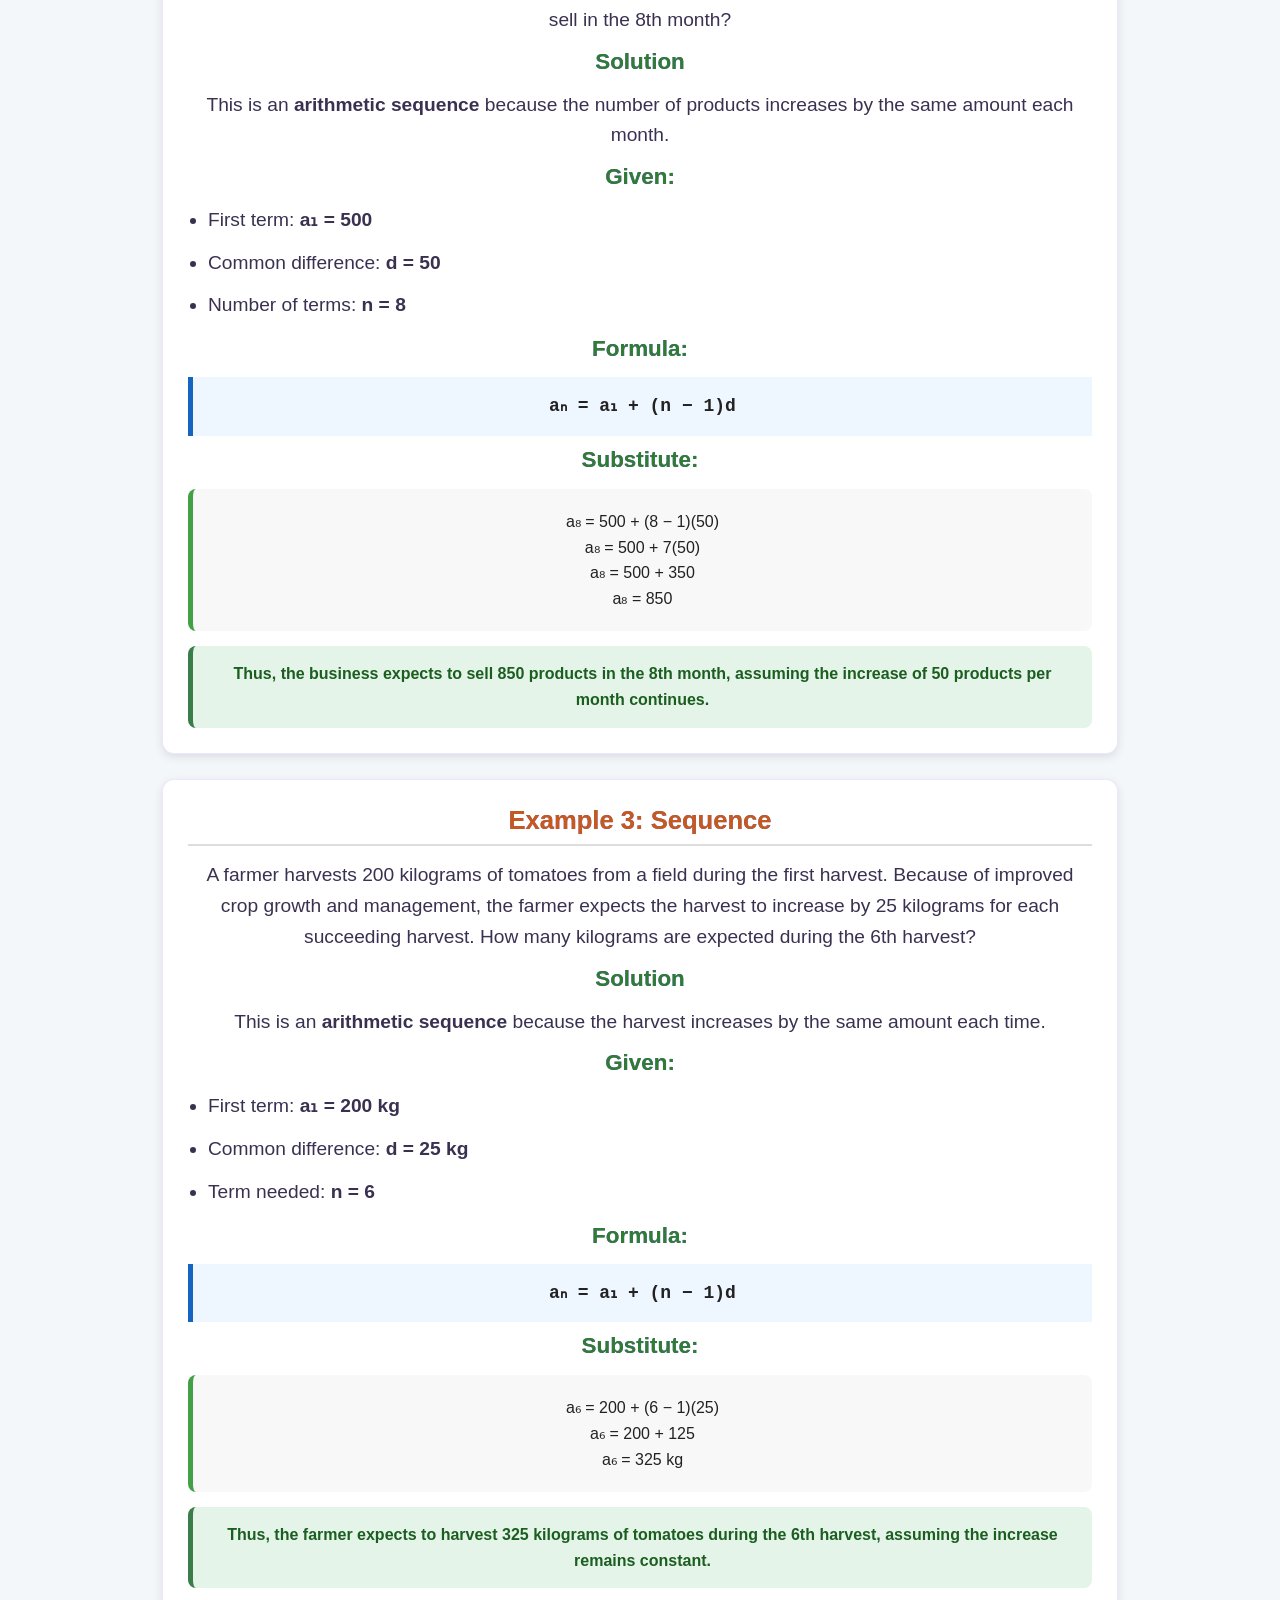
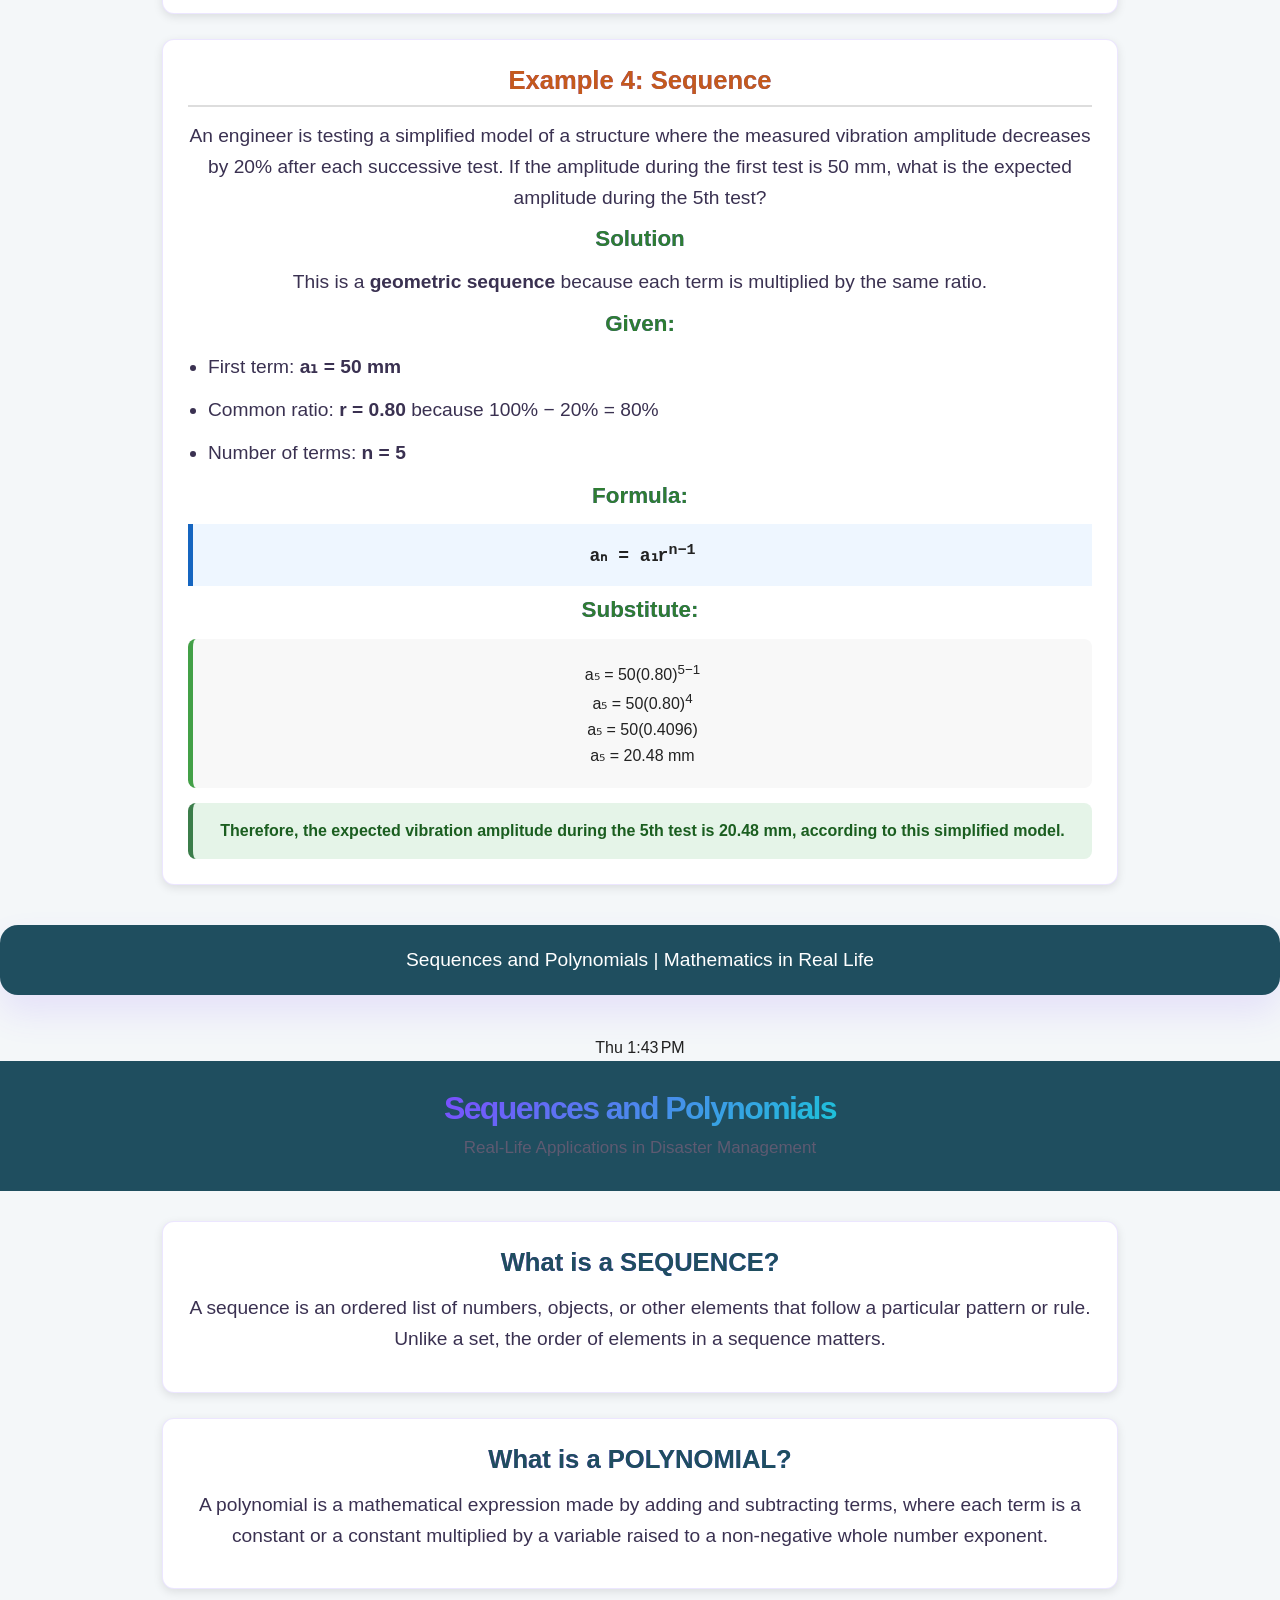
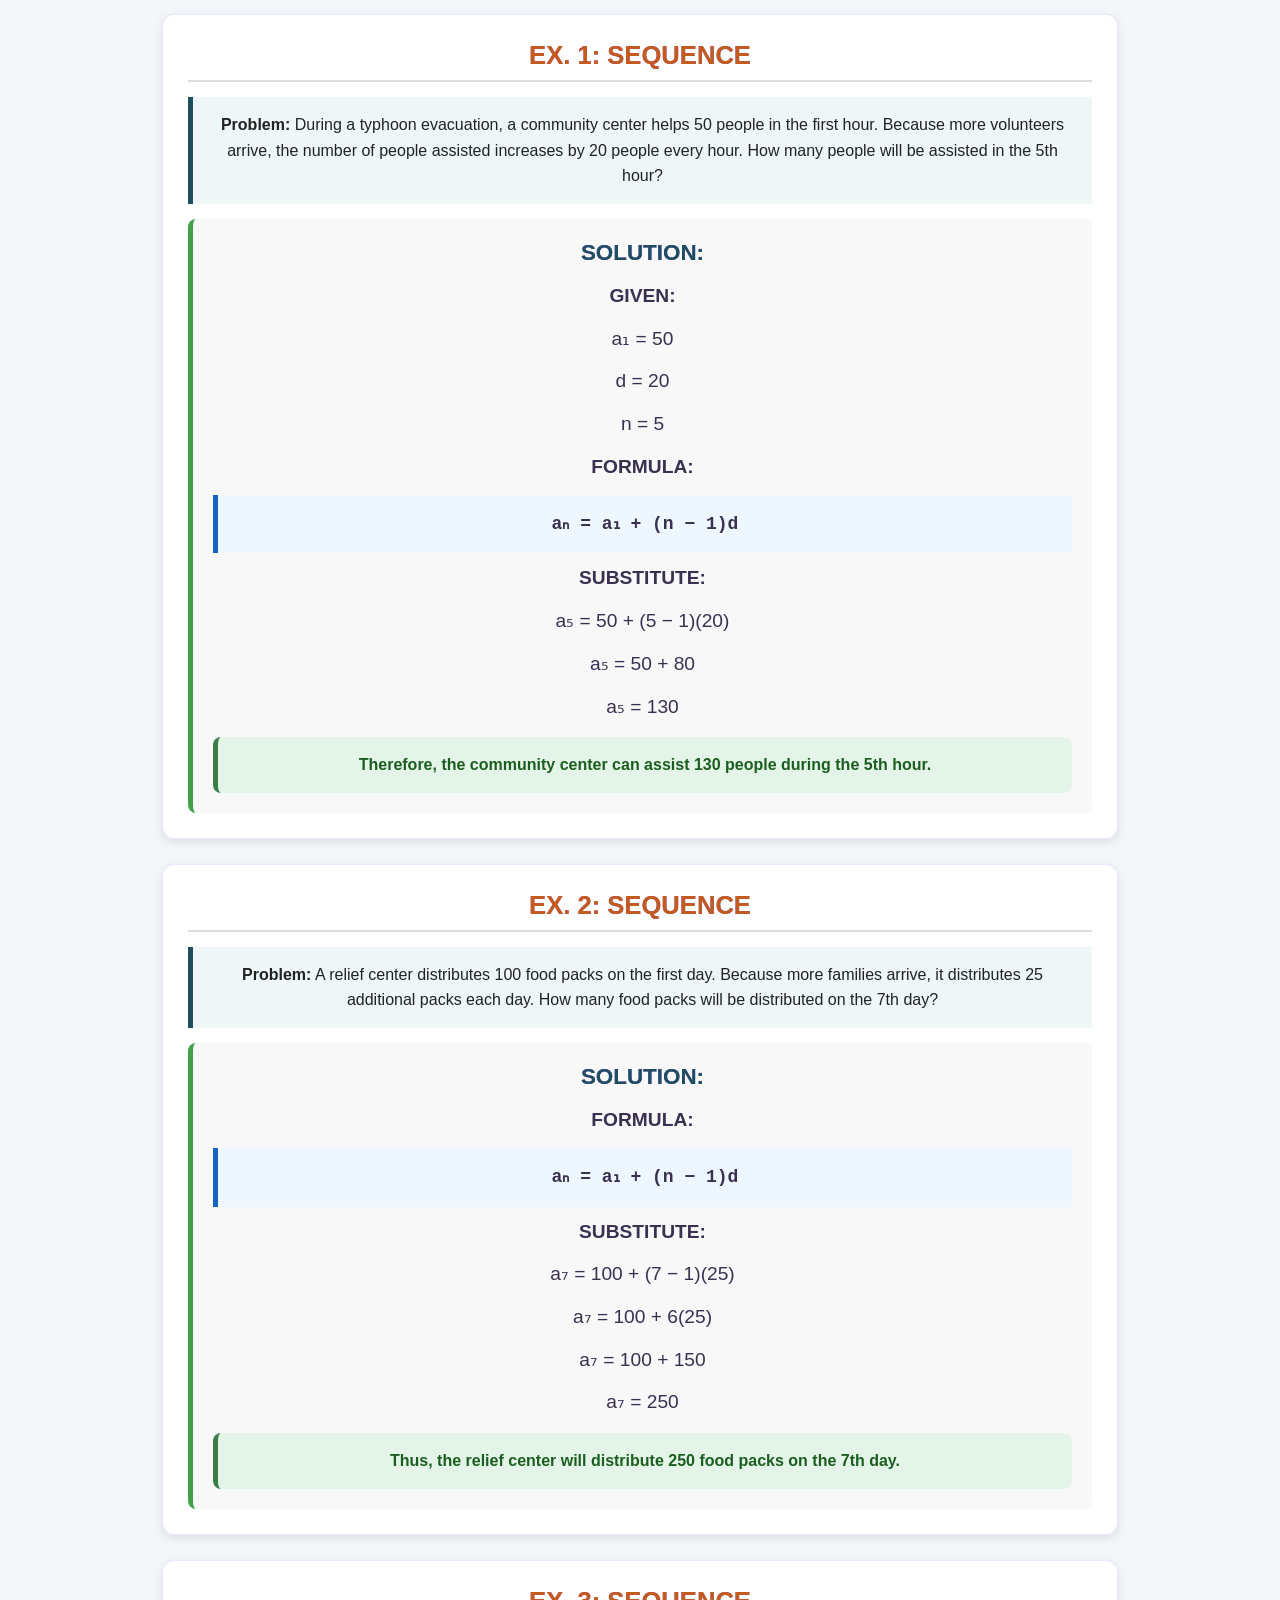
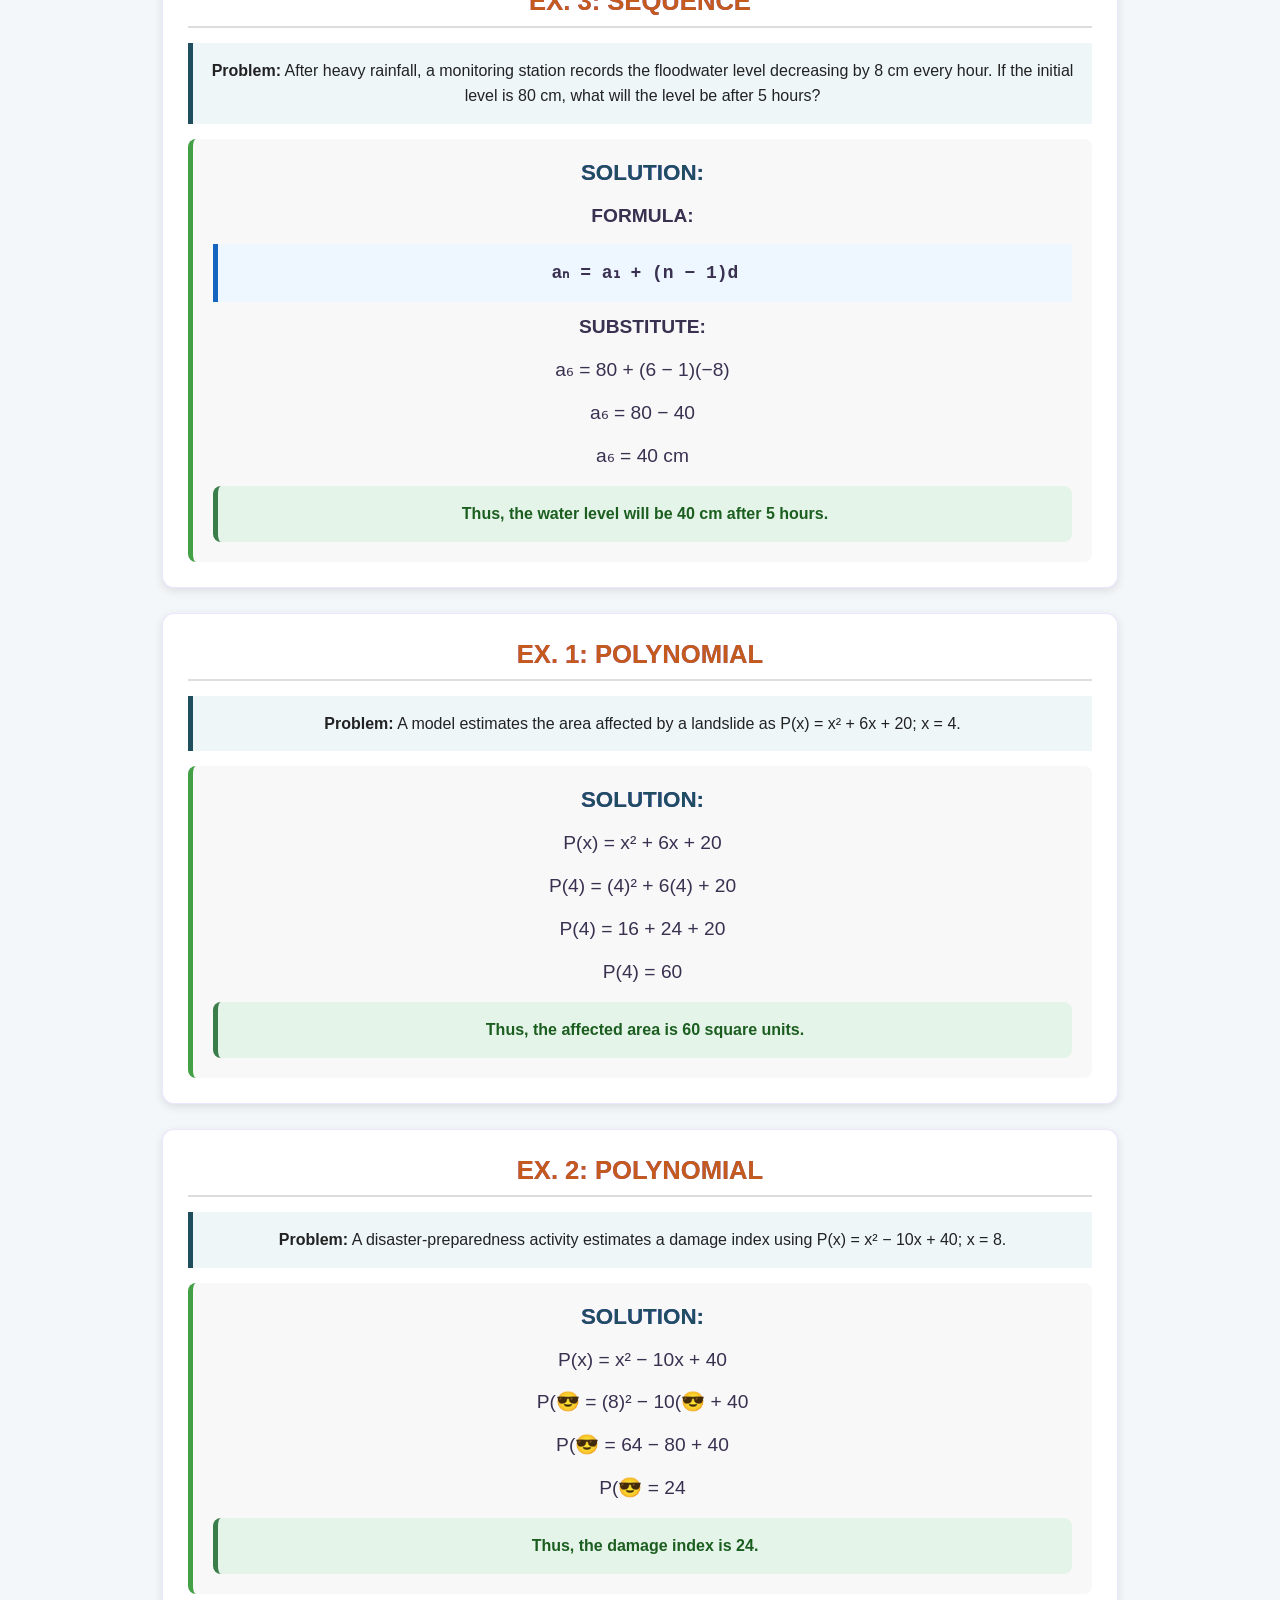
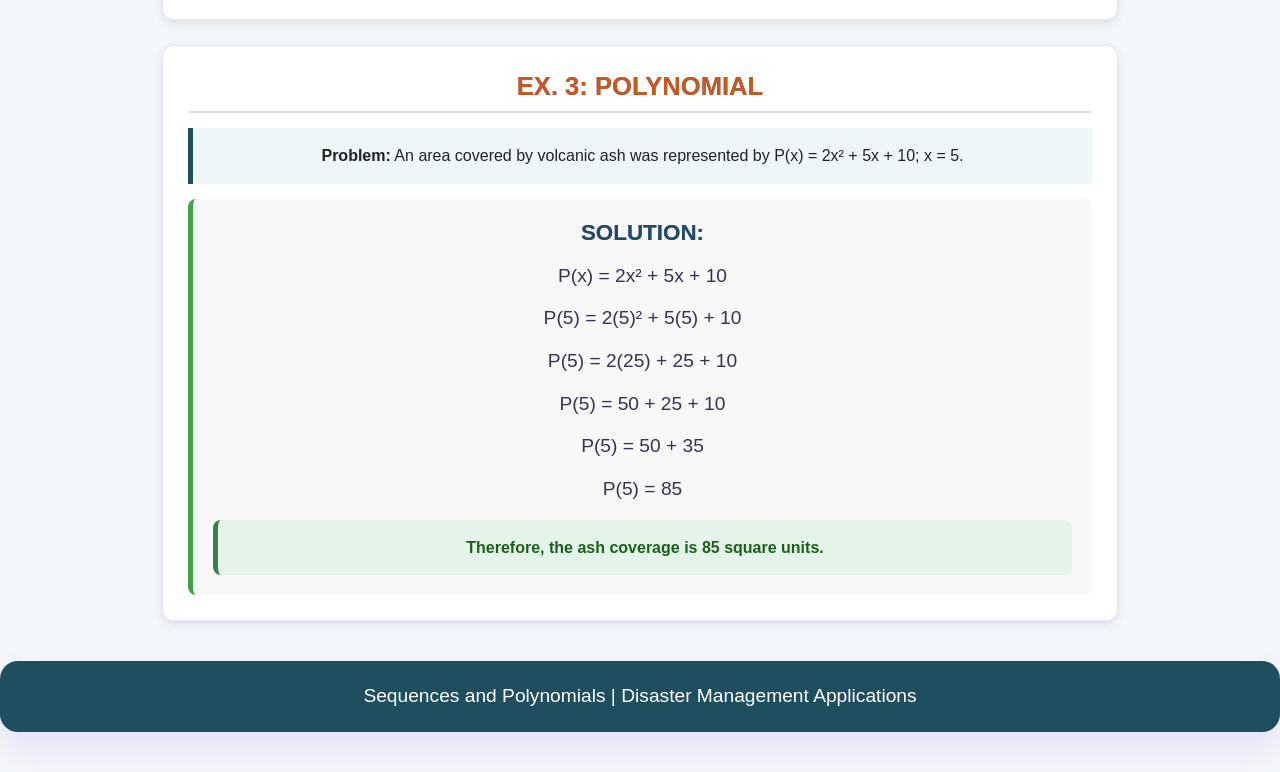
<file: math.html>
<!DOCTYPE html>
<html lang="en">
<head>
    <meta charset="UTF-8">
    <meta name="viewport" content="width=device-width, initial-scale=1.0">
    <title>Sequences and Polynomials</title>
    <link rel="stylesheet" href="style.css">

    <style>
        * {
            box-sizing: border-box;
        }

        body {
            font-family: Arial, sans-serif;
            margin: 0;
            background: #f4f7f6;
            color: #222;
            line-height: 1.6;
        }

        header {
            background: #2e7d32;
            color: white;
            text-align: center;
            padding: 35px 20px;
        }

        header h1 {
            margin: 0;
            font-size: 36px;
        }

        header p {
            font-size: 18px;
            margin-top: 8px;
        }

        .container {
            width: 90%;
            max-width: 1000px;
            margin: 30px auto;
        }

        .definition {
            background: white;
            padding: 25px;
            margin-bottom: 25px;
            border-radius: 12px;
            box-shadow: 0 3px 10px rgba(0,0,0,0.08);
        }

        .definition h2 {
            color: #2e7d32;
            margin-top: 0;
        }

        .example {
            background: white;
            padding: 25px;
            margin-bottom: 30px;
            border-radius: 12px;
            box-shadow: 0 3px 10px rgba(0,0,0,0.08);
        }

        .example h2 {
            color: #1565c0;
            border-bottom: 2px solid #1565c0;
            padding-bottom: 8px;
        }

        .example h3 {
            color: #2e7d32;
        }

        .formula {
            background: #eef6ff;
            padding: 15px;
            border-left: 5px solid #1565c0;
            margin: 15px 0;
            font-family: "Courier New", monospace;
            font-size: 17px;
        }

        .solution {
            background: #f1f8e9;
            padding: 15px;
            border-left: 5px solid #43a047;
            margin-top: 15px;
        }

        .answer {
            font-weight: bold;
            color: #1b5e20;
            background: #e8f5e9;
            padding: 15px;
            border-radius: 8px;
            margin-top: 20px;
        }

        footer {
            text-align: center;
            background: #263238;
            color: white;
            padding: 20px;
            margin-top: 40px;
        }

        @media (max-width: 600px) {
            header h1 {
                font-size: 28px;
            }

            .container {
                width: 94%;
            }
        }
    </style>
</head>

<body style="background-image: url('assi.jpg'); background-size: cover; background-position: center; background-attachment: fixed;">
    <nav class="navbar">
            <ul>
            <li><a href="index.html">Home</a></li>
            <li><a href="about.html">About us</a></li>
            <li><a href="science.html">Science</a></li>
            <li><a href="AP.html">AP</a></li>
            <li><a href="values.html">Values</a></li>
            <li><a href="english.html">English</a></li>
            <li><a href="documentary.html">Documentary</a></li>
            <li><a href="math.html">Math</a></li>
            </ul>
        </nav>

<header>
    <h1>Sequences and Polynomials</h1>
    <p style="text-align: center;">Understanding Mathematical Patterns Through Real-Life Examples</p>
</header>

<div class="container">

    <!-- SEQUENCE DEFINITION -->
    <section class="definition">
        <h2>What is a SEQUENCE?</h2>

        <p>
            A sequence is an ordered list of numbers, objects, or other elements
            that follow a particular pattern or rule. Unlike a set, the order of
            elements in a sequence matters.
        </p>
    </section>

    <!-- POLYNOMIAL DEFINITION -->
    <section class="definition">
        <h2>What is a POLYNOMIAL?</h2>

        <p>
            A polynomial is a mathematical expression made by adding and
            subtracting terms, where each term is a constant or a constant
            multiplied by a variable raised to a non-negative whole number
            exponent.
        </p>
    </section>


    <!-- EXAMPLE 1 -->
    <section class="example">

        <h2>Example 1: Sequence</h2>

        <p>
            A patient is advised to walk for 10 minutes on the first day as part
            of a gradual recovery program. The walking time increases by 5 minutes
            each day. How many minutes should the patient walk on the 7th day?
        </p>

        <h3>Solution</h3>

        <p>
            This is an <strong>arithmetic sequence</strong> because the walking
            time increases by the same amount each day.
        </p>

        <h3>Given:</h3>

        <ul>
            <li>First term: <strong>a₁ = 10 minutes</strong></li>
            <li>Common difference: <strong>d = 5 minutes</strong></li>
            <li>Term needed: <strong>n = 7</strong></li>
        </ul>

        <h3>Formula:</h3>

        <div class="formula">
            aₙ = a₁ + (n − 1)d
        </div>

        <h3>Substitute:</h3>

        <div class="solution">
            a₇ = 10 + (7 − 1)(5)<br>
            a₇ = 10 + 30<br>
            a₇ = 40 minutes
        </div>

        <div class="answer">
            Therefore, the patient would walk 40 minutes on the 7th day.
        </div>

    </section>


    <!-- EXAMPLE 2 -->
    <section class="example">

        <h2>Example 2: Sequence</h2>

        <p>
            A small business sells 500 products in its first month. Because of a
            steady increase in customers, the business expects to sell 50 more
            products each month. How many products does the business expect to
            sell in the 8th month?
        </p>

        <h3>Solution</h3>

        <p>
            This is an <strong>arithmetic sequence</strong> because the number of
            products increases by the same amount each month.
        </p>

        <h3>Given:</h3>

        <ul>
            <li>First term: <strong>a₁ = 500</strong></li>
            <li>Common difference: <strong>d = 50</strong></li>
            <li>Number of terms: <strong>n = 8</strong></li>
        </ul>

        <h3>Formula:</h3>

        <div class="formula">
            aₙ = a₁ + (n − 1)d
        </div>

        <h3>Substitute:</h3>

        <div class="solution">
            a₈ = 500 + (8 − 1)(50)<br>
            a₈ = 500 + 7(50)<br>
            a₈ = 500 + 350<br>
            a₈ = 850
        </div>

        <div class="answer">
            Thus, the business expects to sell 850 products in the 8th month,
            assuming the increase of 50 products per month continues.
        </div>

    </section>


    <!-- EXAMPLE 3 -->
    <section class="example">

        <h2>Example 3: Sequence</h2>

        <p>
            A farmer harvests 200 kilograms of tomatoes from a field during the
            first harvest. Because of improved crop growth and management, the
            farmer expects the harvest to increase by 25 kilograms for each
            succeeding harvest. How many kilograms are expected during the
            6th harvest?
        </p>

        <h3>Solution</h3>

        <p>
            This is an <strong>arithmetic sequence</strong> because the harvest
            increases by the same amount each time.
        </p>

        <h3>Given:</h3>

        <ul>
            <li>First term: <strong>a₁ = 200 kg</strong></li>
            <li>Common difference: <strong>d = 25 kg</strong></li>
            <li>Term needed: <strong>n = 6</strong></li>
        </ul>

        <h3>Formula:</h3>

        <div class="formula">
            aₙ = a₁ + (n − 1)d
        </div>

        <h3>Substitute:</h3>

        <div class="solution">
            a₆ = 200 + (6 − 1)(25)<br>
            a₆ = 200 + 125<br>
            a₆ = 325 kg
        </div>

        <div class="answer">
            Thus, the farmer expects to harvest 325 kilograms of tomatoes during
            the 6th harvest, assuming the increase remains constant.
        </div>

    </section>


    <!-- EXAMPLE 4 -->
    <section class="example">

        <h2>Example 4: Sequence</h2>

        <p>
            An engineer is testing a simplified model of a structure where the
            measured vibration amplitude decreases by 20% after each successive
            test. If the amplitude during the first test is 50 mm, what is the
            expected amplitude during the 5th test?
        </p>

        <h3>Solution</h3>

        <p>
            This is a <strong>geometric sequence</strong> because each term is
            multiplied by the same ratio.
        </p>

        <h3>Given:</h3>

        <ul>
            <li>First term: <strong>a₁ = 50 mm</strong></li>
            <li>Common ratio: <strong>r = 0.80</strong> because
                100% − 20% = 80%</li>
            <li>Number of terms: <strong>n = 5</strong></li>
        </ul>

        <h3>Formula:</h3>

        <div class="formula">
            aₙ = a₁r<sup>n−1</sup>
        </div>

        <h3>Substitute:</h3>

        <div class="solution">
            a₅ = 50(0.80)<sup>5−1</sup><br>
            a₅ = 50(0.80)<sup>4</sup><br>
            a₅ = 50(0.4096)<br>
            a₅ = 20.48 mm
        </div>

        <div class="answer">
            Therefore, the expected vibration amplitude during the 5th test is
            20.48 mm, according to this simplified model.
        </div>

    </section>

</div>

<footer>
    <p>Sequences and Polynomials | Mathematics in Real Life</p>
</footer>

</body>
</html>
Thu 1:43 PM
<!DOCTYPE html>
<html lang="en">
<head>
    <meta charset="UTF-8">
    <meta name="viewport" content="width=device-width, initial-scale=1.0">
    <title>Sequences and Polynomials in Disaster Management</title>

    <style>
        body {
            font-family: Arial, sans-serif;
            margin: 0;
            background: #f4f7f9;
            color: #222;
            line-height: 1.6;
        }

        header {
            background: #1f4e5f;
            color: white;
            text-align: center;
            padding: 30px 20px;
        }

        header h1 {
            margin: 0;
            font-size: 32px;
        }

        header p {
            font-size: 17px;
        }

        .container {
            width: 90%;
            max-width: 1000px;
            margin: 30px auto;
        }

        .definition {
            background: white;
            padding: 25px;
            margin-bottom: 25px;
            border-radius: 12px;
            box-shadow: 0 3px 10px rgba(0,0,0,0.1);
        }

        .definition h2 {
            color: #1f4e5f;
        }

        .example {
            background: white;
            padding: 25px;
            margin: 25px 0;
            border-radius: 12px;
            box-shadow: 0 3px 10px rgba(0,0,0,0.1);
        }

        .example h2 {
            color: #c45a1c;
            border-bottom: 2px solid #ddd;
            padding-bottom: 8px;
        }

        .problem {
            background: #eef6f8;
            padding: 15px;
            border-left: 5px solid #1f4e5f;
            margin: 15px 0;
        }

        .solution {
            background: #f8f8f8;
            padding: 20px;
            border-radius: 8px;
            margin-top: 15px;
        }

        .solution h3 {
            color: #1f4e5f;
        }

        .formula {
            font-weight: bold;
            font-size: 18px;
            margin: 10px 0;
        }

        .answer {
            background: #e5f4e8;
            padding: 15px;
            border-left: 5px solid #3b7d4a;
            margin-top: 15px;
            font-weight: bold;
        }

        footer {
            text-align: center;
            background: #1f4e5f;
            color: white;
            padding: 20px;
            margin-top: 40px;
        }
    </style>
</head>

<body>

<header>
    <h1>Sequences and Polynomials</h1>
    <p>Real-Life Applications in Disaster Management</p>
</header>

<div class="container">

    <!-- DEFINITIONS -->
    <section class="definition">
        <h2>What is a SEQUENCE?</h2>
        <p>
            A sequence is an ordered list of numbers, objects, or other elements
            that follow a particular pattern or rule. Unlike a set, the order of
            elements in a sequence matters.
        </p>
    </section>

    <section class="definition">
        <h2>What is a POLYNOMIAL?</h2>
        <p>
            A polynomial is a mathematical expression made by adding and
            subtracting terms, where each term is a constant or a constant
            multiplied by a variable raised to a non-negative whole number exponent.
        </p>
    </section>


    <!-- SEQUENCES -->
    <section class="example">
        <h2>EX. 1: SEQUENCE</h2>

        <div class="problem">
            <strong>Problem:</strong>
            During a typhoon evacuation, a community center helps 50 people
            in the first hour. Because more volunteers arrive, the number of
            people assisted increases by 20 people every hour. How many people
            will be assisted in the 5th hour?
        </div>

        <div class="solution">
            <h3>SOLUTION:</h3>

            <p><strong>GIVEN:</strong></p>
            <p>a₁ = 50</p>
            <p>d = 20</p>
            <p>n = 5</p>

            <p><strong>FORMULA:</strong></p>
            <p class="formula">aₙ = a₁ + (n − 1)d</p>

            <p><strong>SUBSTITUTE:</strong></p>
            <p>a₅ = 50 + (5 − 1)(20)</p>
            <p>a₅ = 50 + 80</p>
            <p>a₅ = 130</p>

            <div class="answer">
                Therefore, the community center can assist 130 people during
                the 5th hour.
            </div>
        </div>
    </section>


    <section class="example">
        <h2>EX. 2: SEQUENCE</h2>

        <div class="problem">
            <strong>Problem:</strong>
            A relief center distributes 100 food packs on the first day.
            Because more families arrive, it distributes 25 additional packs
            each day. How many food packs will be distributed on the 7th day?
        </div>

        <div class="solution">
            <h3>SOLUTION:</h3>

            <p><strong>FORMULA:</strong></p>
            <p class="formula">aₙ = a₁ + (n − 1)d</p>

            <p><strong>SUBSTITUTE:</strong></p>
            <p>a₇ = 100 + (7 − 1)(25)</p>
            <p>a₇ = 100 + 6(25)</p>
            <p>a₇ = 100 + 150</p>
            <p>a₇ = 250</p>

            <div class="answer">
                Thus, the relief center will distribute 250 food packs
                on the 7th day.
            </div>
        </div>
    </section>


    <section class="example">
        <h2>EX. 3: SEQUENCE</h2>

        <div class="problem">
            <strong>Problem:</strong>
            After heavy rainfall, a monitoring station records the floodwater
            level decreasing by 8 cm every hour. If the initial level is 80 cm,
            what will the level be after 5 hours?
        </div>

        <div class="solution">
            <h3>SOLUTION:</h3>

            <p><strong>FORMULA:</strong></p>
            <p class="formula">aₙ = a₁ + (n − 1)d</p>

            <p><strong>SUBSTITUTE:</strong></p>
            <p>a₆ = 80 + (6 − 1)(−8)</p>
            <p>a₆ = 80 − 40</p>
            <p>a₆ = 40 cm</p>

            <div class="answer">
                Thus, the water level will be 40 cm after 5 hours.
            </div>
        </div>
    </section>


    <!-- POLYNOMIALS -->
    <section class="example">
        <h2>EX. 1: POLYNOMIAL</h2>

        <div class="problem">
            <strong>Problem:</strong>
            A model estimates the area affected by a landslide as
            P(x) = x² + 6x + 20; x = 4.
        </div>

        <div class="solution">
            <h3>SOLUTION:</h3>

            <p>P(x) = x² + 6x + 20</p>
            <p>P(4) = (4)² + 6(4) + 20</p>
            <p>P(4) = 16 + 24 + 20</p>
            <p>P(4) = 60</p>

            <div class="answer">
                Thus, the affected area is 60 square units.
            </div>
        </div>
    </section>


    <section class="example">
        <h2>EX. 2: POLYNOMIAL</h2>

        <div class="problem">
            <strong>Problem:</strong>
            A disaster-preparedness activity estimates a damage index using
            P(x) = x² − 10x + 40; x = 8.
        </div>

        <div class="solution">
            <h3>SOLUTION:</h3>

            <p>P(x) = x² − 10x + 40</p>
            <p>P(😎 = (8)² − 10(😎 + 40</p>
            <p>P(😎 = 64 − 80 + 40</p>
            <p>P(😎 = 24</p>

            <div class="answer">
                Thus, the damage index is 24.
            </div>
        </div>
    </section>


    <section class="example">
        <h2>EX. 3: POLYNOMIAL</h2>

        <div class="problem">
            <strong>Problem:</strong>
            An area covered by volcanic ash was represented by
            P(x) = 2x² + 5x + 10; x = 5.
        </div>

        <div class="solution">
            <h3>SOLUTION:</h3>

            <p>P(x) = 2x² + 5x + 10</p>
            <p>P(5) = 2(5)² + 5(5) + 10</p>
            <p>P(5) = 2(25) + 25 + 10</p>
            <p>P(5) = 50 + 25 + 10</p>
            <p>P(5) = 50 + 35</p>
            <p>P(5) = 85</p>

            <div class="answer">
                Therefore, the ash coverage is 85 square units.
            </div>
        </div>
    </section>

</div>

<footer>
    <p>Sequences and Polynomials | Disaster Management Applications</p>
</footer>

</body>
</html>
</file>
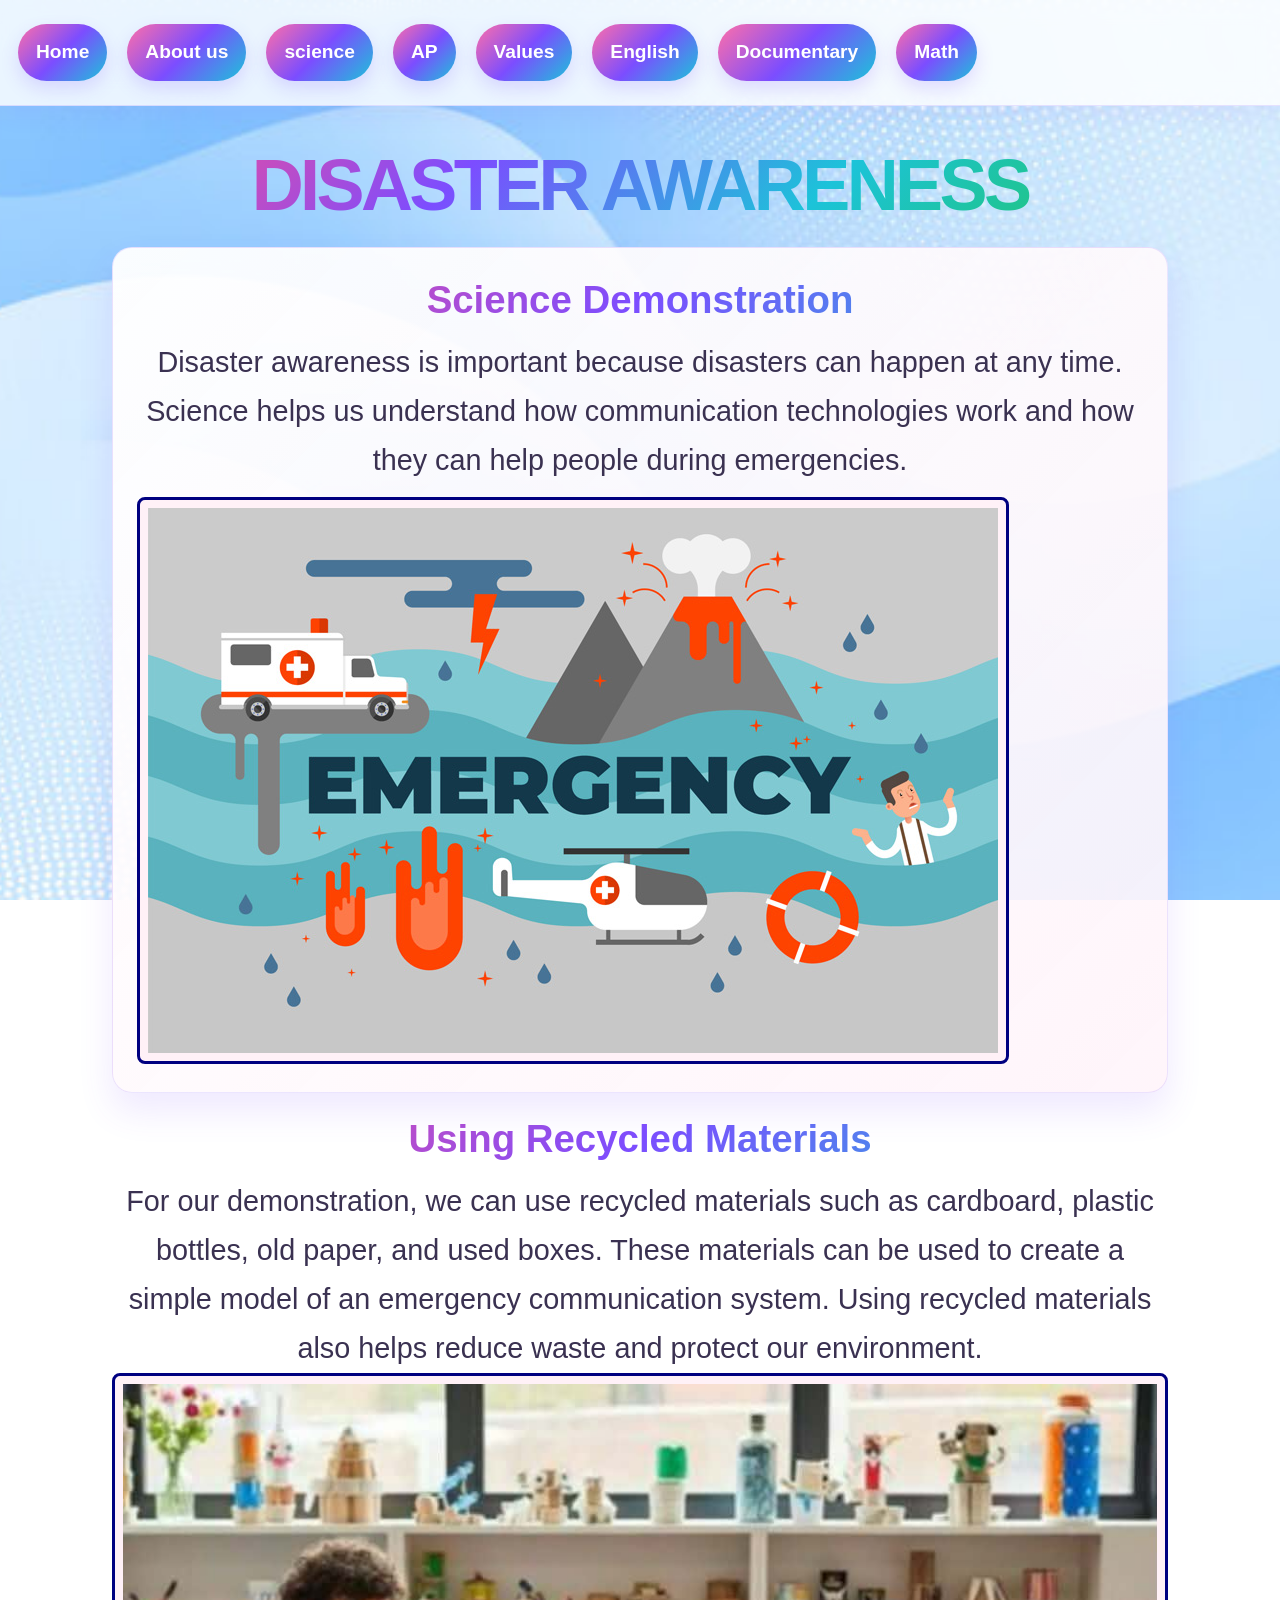
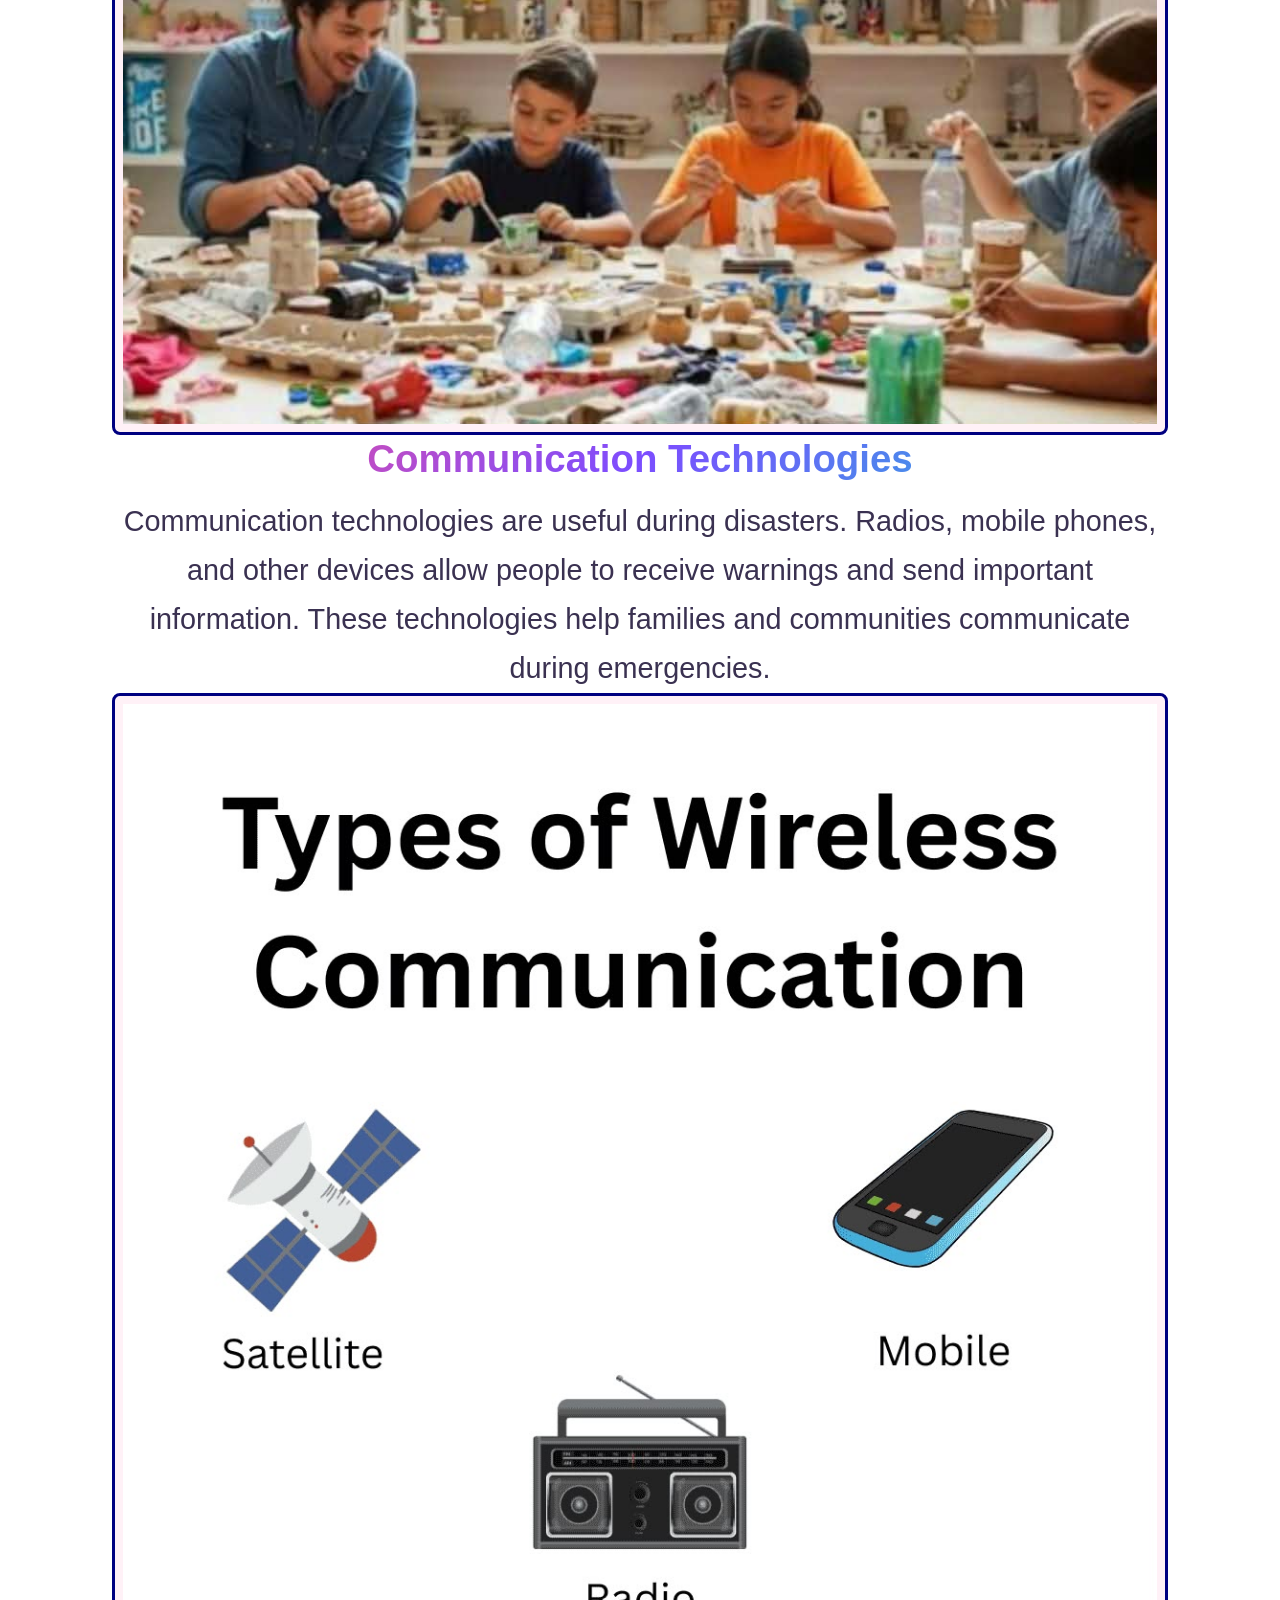
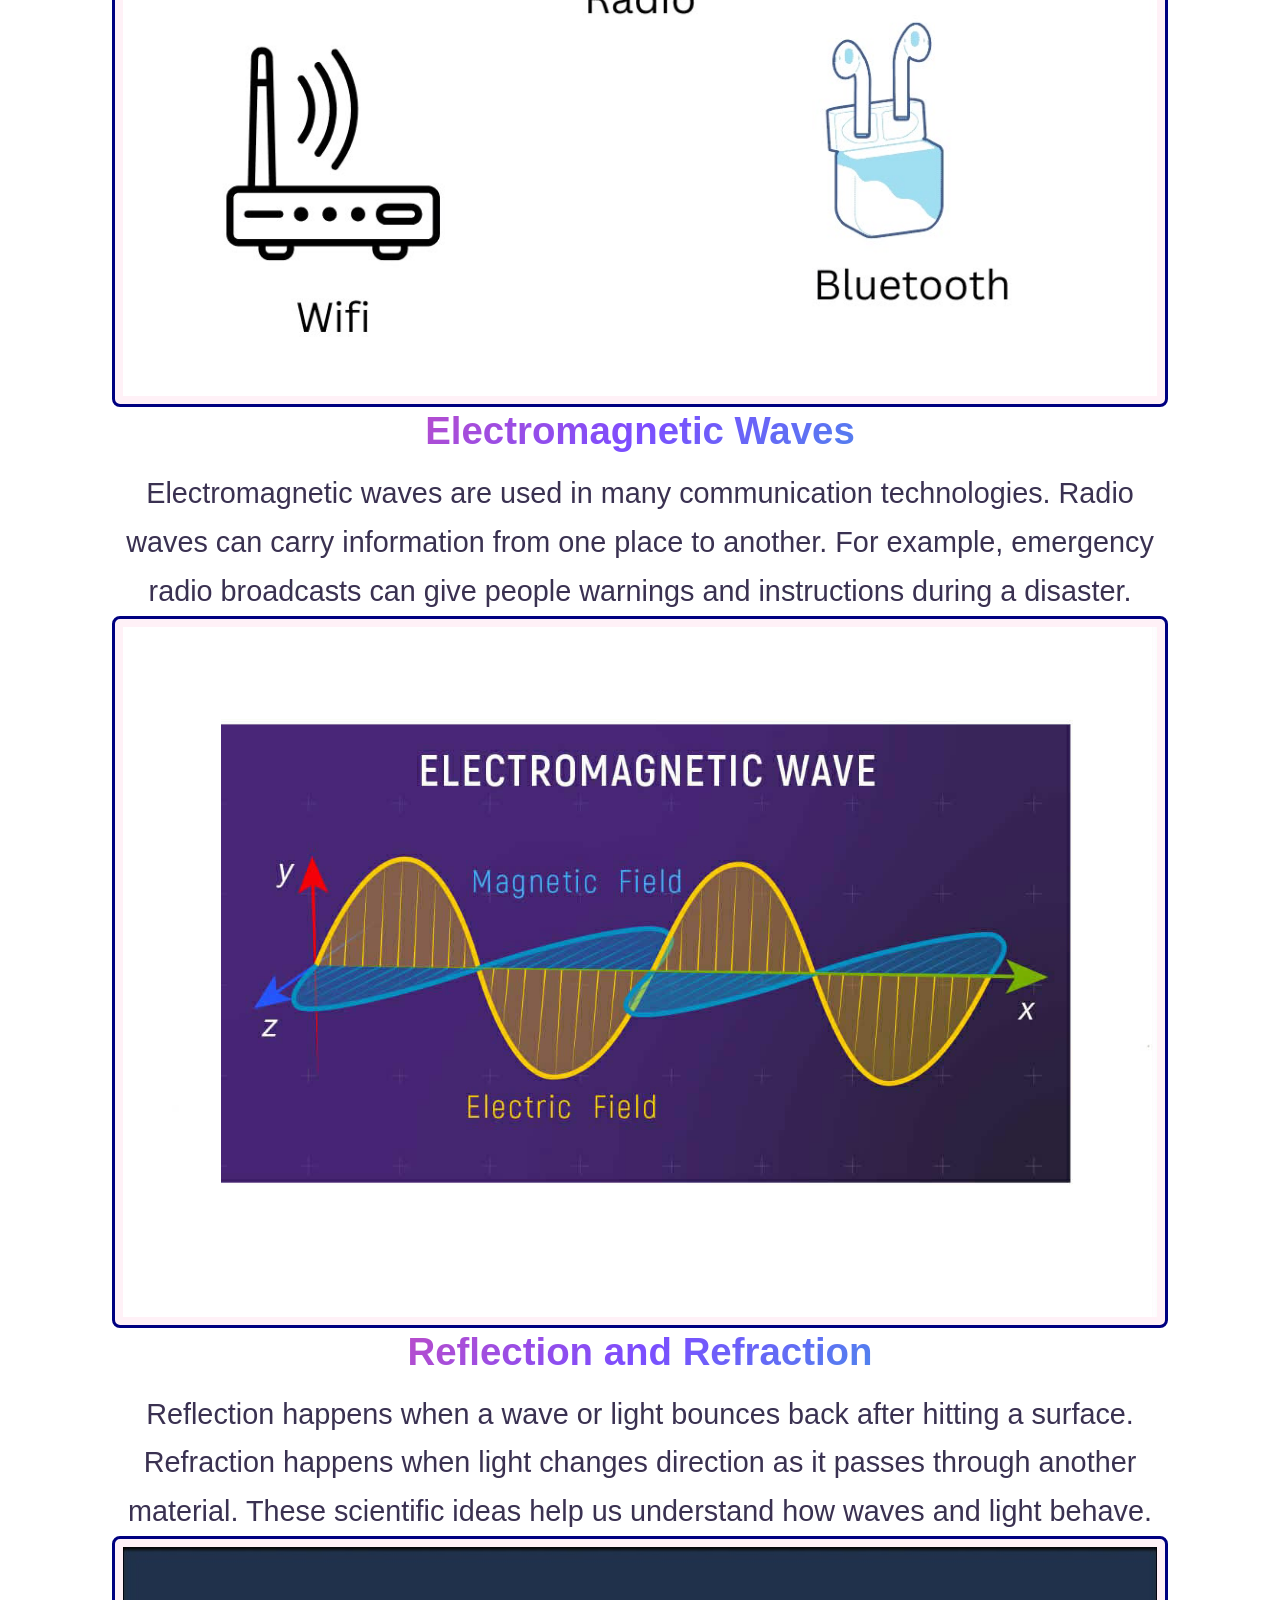
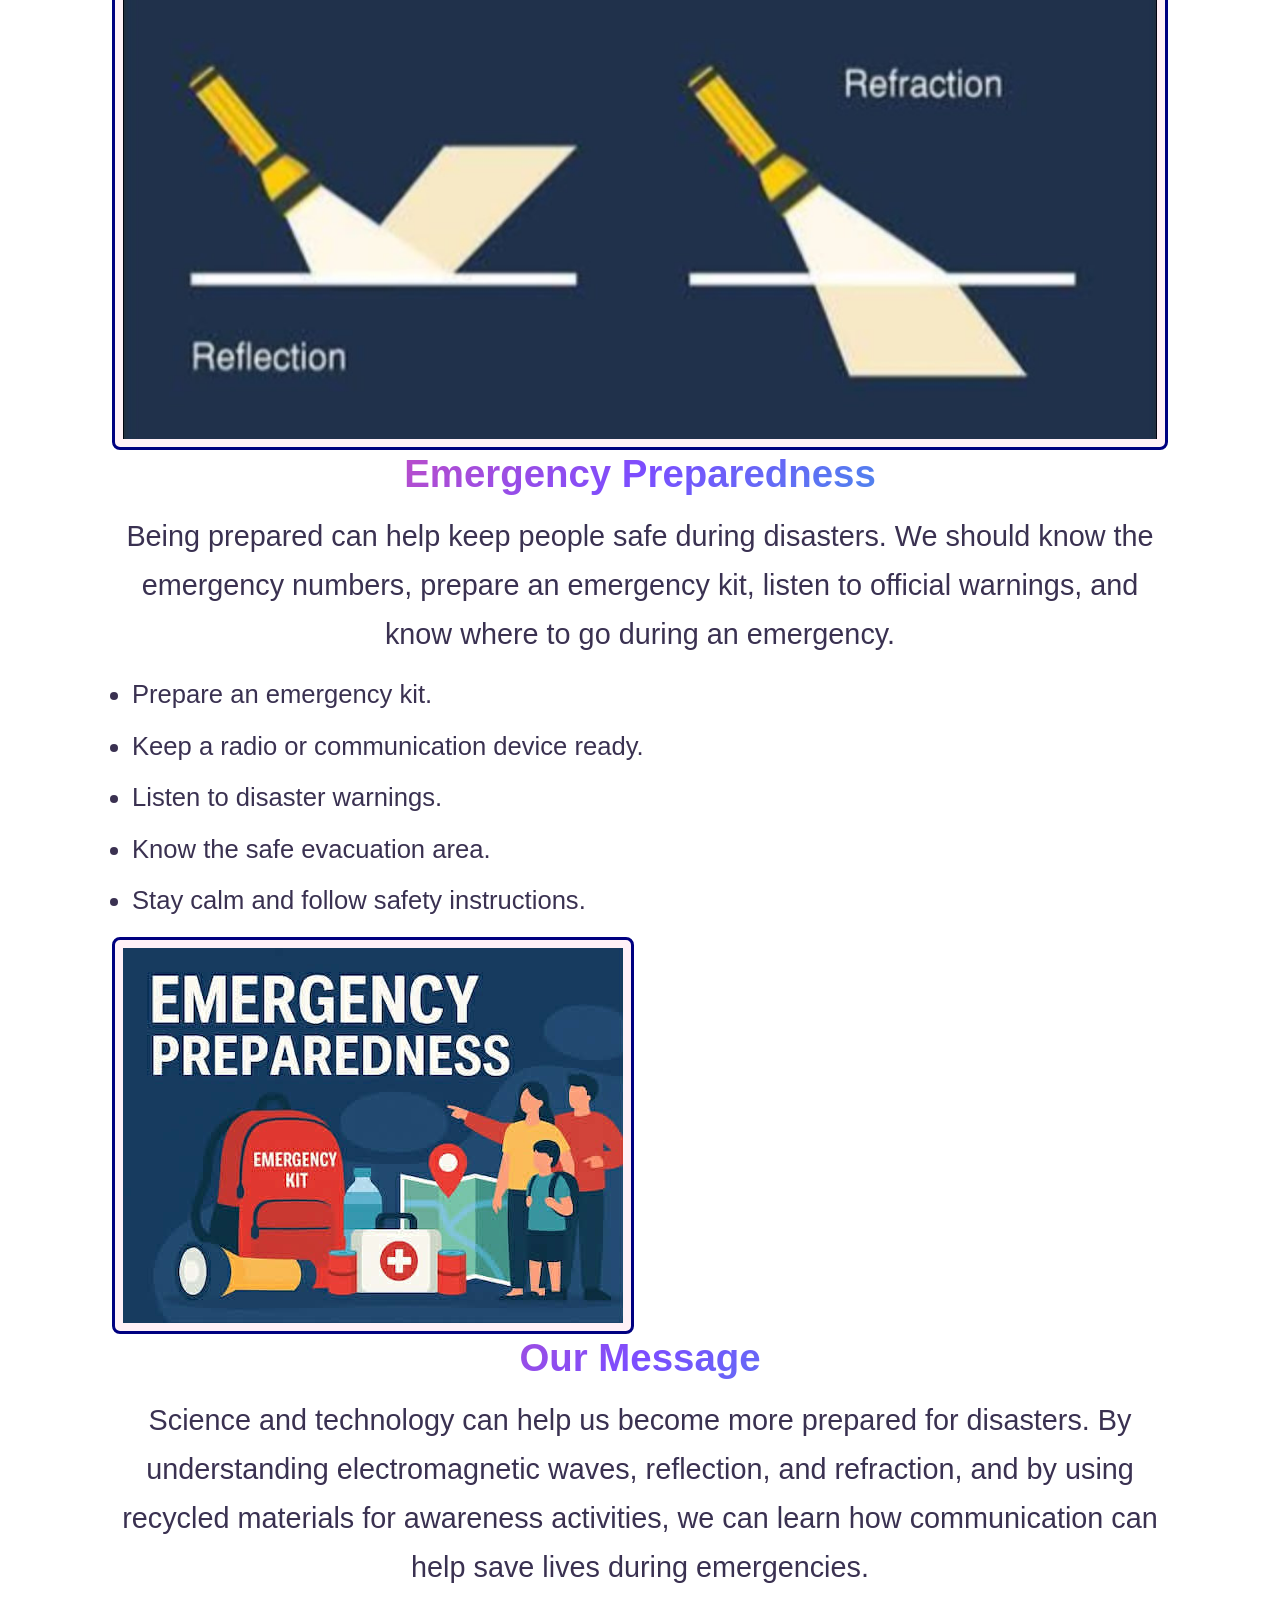
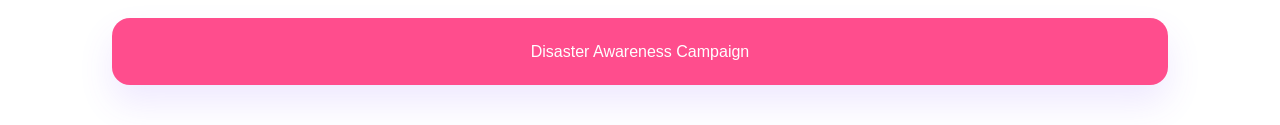
<file: science.html>
<!DOCTYPE html> <html>
     <head>
         <title>Science Disaster Awareness</title> 
         <link rel="stylesheet" href="style.css">        <style>
            .container h1 {
                font-size: clamp(2.8rem, 6vw, 4.5rem) !important;
            }
            .container h2 {
                font-size: clamp(1.9rem, 3vw, 2.8rem) !important;
            }
            .container p {
                font-size: 1.8rem !important;
            }
            .container li {
                font-size: 1.6rem !important;
            }
        </style>        </head> 
        <body style="background-image: url('assi.jpg'); background-size: cover; background-position: center; background-attachment: fixed;"> 
            <nav class="navbar">
            <ul>
            <li><a href="index.html">Home</a></li>
            <li><a href="about.html">About us</a></li>
            <li><a href="science.html">science</a></li>
            <li><a href="AP.html">AP</a></li>
            <li><a href="values.html">Values</a></li>
            <li><a href="english.html">English</a></li>
            <li><a href="documentary.html">Documentary</a></li>
            <li><a href="math.html">Math</a></li>
            </ul>
        </nav>
        <div class="container">
        <h1>DISASTER AWARENESS</h1>
        <div class="box">
        <h2>Science Demonstration</h2>
        <p> Disaster awareness is important because disasters can happen at any time. Science helps us understand how communication technologies work and how they can help people during emergencies. </p> 
        <img src="si2.jpg" alt="EMERGENCY PREPAREDNESS IMAGE EXAMPLE">       
        </div> 
        <h2>Using Recycled Materials</h2> 
        <p> For our demonstration, we can use recycled materials such as cardboard, plastic bottles, old paper, and used boxes. These materials can be used to create a simple model of an emergency communication system. Using recycled materials also helps reduce waste and protect our environment. </p> 
        <img src="rec.jpg" alt="RECYCLING IMAGE EXAMPLE">        
        <h2>Communication Technologies</h2> 
        <p> Communication technologies are useful during disasters. Radios, mobile phones, and other devices allow people to receive warnings and send important information. These technologies help families and communities communicate during emergencies. </p> 
        <img src="Ty.jpg" alt="COMMUNICATION TECHNOLOGIES IMAGE EXAMPLE">
        <h2>Electromagnetic Waves</h2> 
        <p> Electromagnetic waves are used in many communication technologies. Radio waves can carry information from one place to another. For example, emergency radio broadcasts can give people warnings and instructions during a disaster. </p> 
        <img src="si1.jpg" alt="ELECTRO MAGNETIC WAVE IMAGE EXAMPLE">
        <h2>Reflection and Refraction</h2> 
        <p> Reflection happens when a wave or light bounces back after hitting a surface. Refraction happens when light changes direction as it passes through another material. These scientific ideas help us understand how waves and light behave. </p> 
        <img src="ref.jpg" alt="REFLECTION AND REFRACTION IMAGE EXAMPLE">
        <h2>Emergency Preparedness</h2> 
        <p> Being prepared can help keep people safe during disasters. We should know the emergency numbers, prepare an emergency kit, listen to official warnings, and know where to go during an emergency. </p>
        <ul> <li>Prepare an emergency kit.</li> 
        <li>Keep a radio or communication device ready.</li> 
        <li>Listen to disaster warnings.</li> 
        <li>Know the safe evacuation area.</li> 
        <li>Stay calm and follow safety instructions.</li> 
        </ul> 
        <img src="eme.jpg" alt="EMERGENCY PREPAREDNESS IMAGE EXAMPLE">
        <h2>Our Message</h2> 
        <p> Science and technology can help us become more prepared for disasters. By understanding electromagnetic waves, reflection, and refraction, and by using recycled materials for awareness activities, we can learn how communication can help save lives during emergencies. </p> 
        <footer>  Disaster Awareness Campaign </footer> 
        </div> 

         

</body>
</html>
</file>
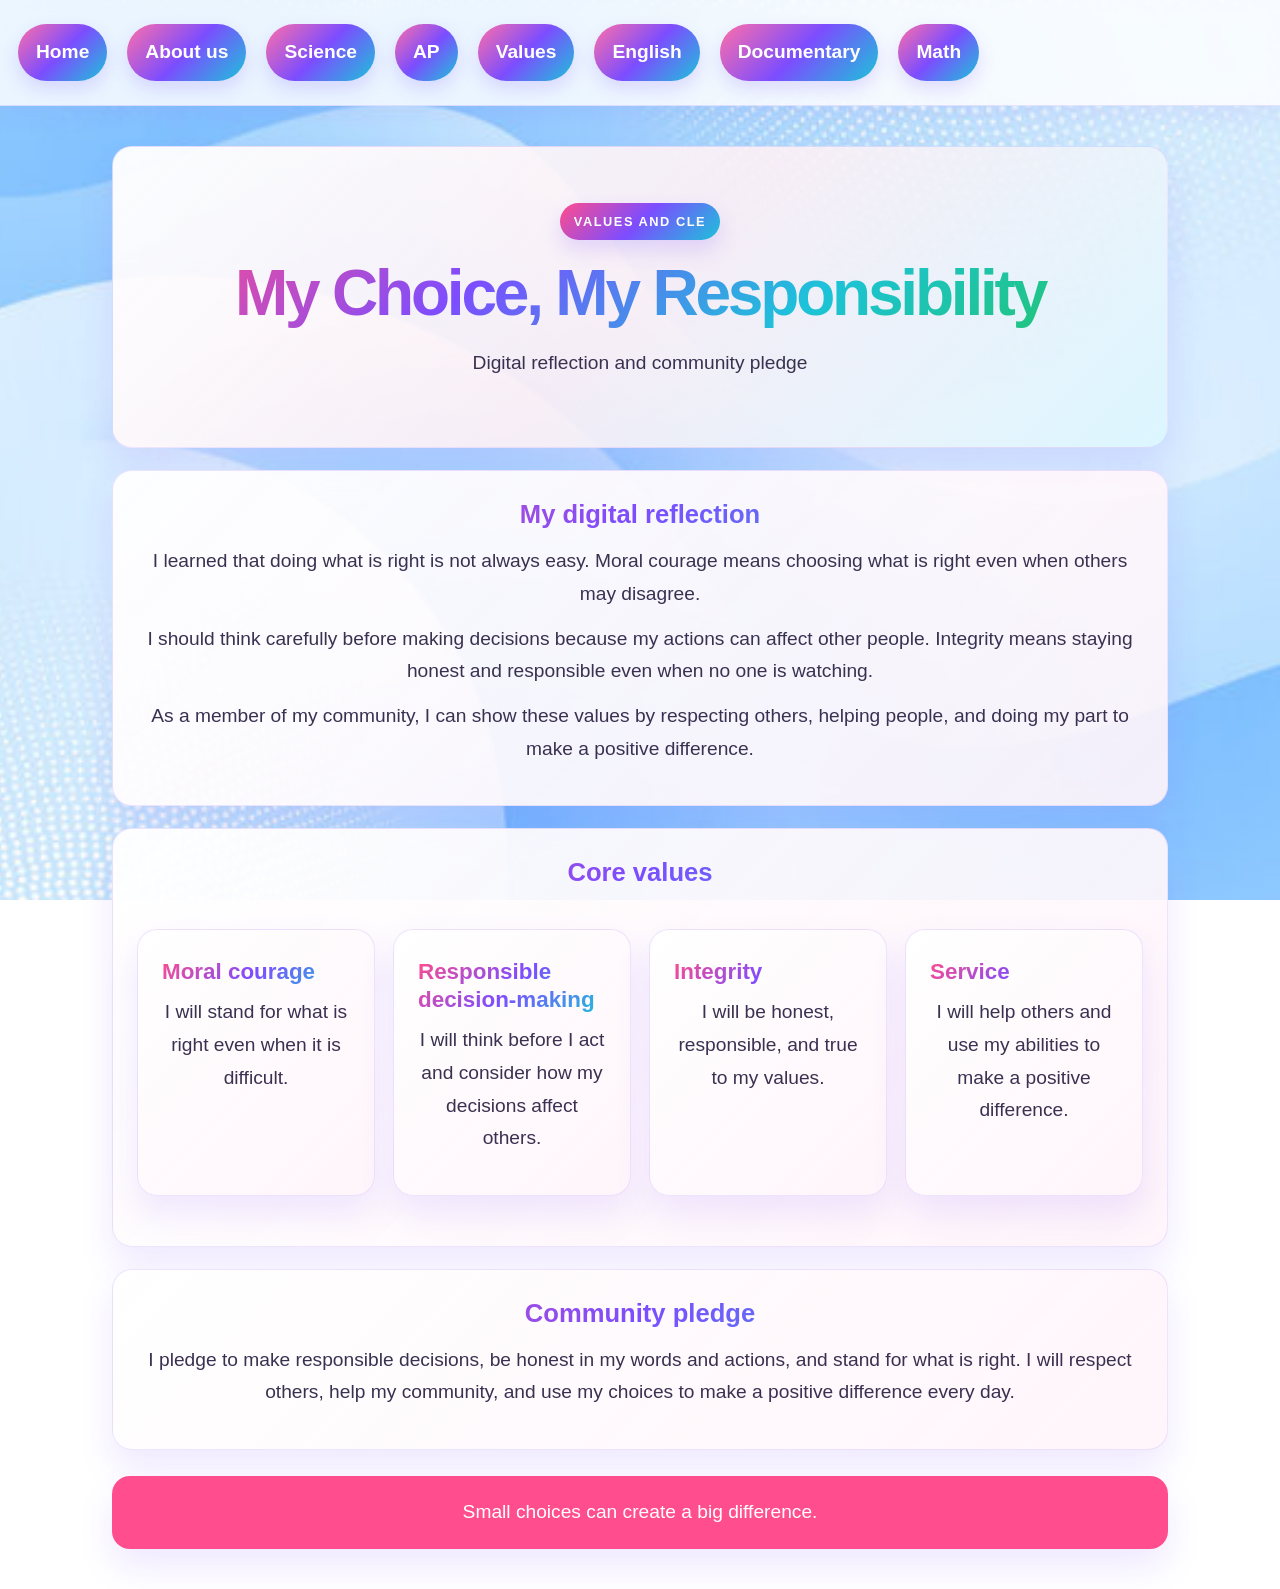
<file: values.html>
<!DOCTYPE html>
<html lang="en">
<head>
    <meta charset="UTF-8">
    <meta name="viewport" content="width=device-width, initial-scale=1.0">
    <title>Values and CLE</title>
    <link rel="stylesheet" href="style.css">
</head>
<body style="background-image: url('assi.jpg'); background-size: cover; background-position: center; background-attachment: fixed;">
    <nav class="navbar">
        <ul>
            <li><a href="index.html">Home</a></li>
            <li><a href="about.html">About us</a></li>
            <li><a href="science.html">Science</a></li>
            <li><a href="AP.html">AP</a></li>
            <li><a href="values.html">Values</a></li>
            <li><a href="english.html">English</a></li>
            <li><a href="documentary.html">Documentary</a></li>
            <li><a href="math.html">Math</a></li>
        </ul>
    </nav>

    <main>
        <section class="hero">
            <div class="hero-tag">Values and CLE</div>
            <h1>My Choice, My Responsibility</h1>
            <p align="center">Digital reflection and community pledge</p>
        </section>

        <section>
            <h2>My digital reflection</h2>
            <p>I learned that doing what is right is not always easy. Moral courage means choosing what is right even when others may disagree.</p>
            <p>I should think carefully before making decisions because my actions can affect other people. Integrity means staying honest and responsible even when no one is watching.</p>
            <p>As a member of my community, I can show these values by respecting others, helping people, and doing my part to make a positive difference.</p>
        </section>

        <section>
            <h2>Core values</h2>
            <div class="cards">
                <div class="card">
                    <h3>Moral courage</h3>
                    <p>I will stand for what is right even when it is difficult.</p>
                </div>
                <div class="card">
                    <h3>Responsible decision-making</h3>
                    <p>I will think before I act and consider how my decisions affect others.</p>
                </div>
                <div class="card">
                    <h3>Integrity</h3>
                    <p>I will be honest, responsible, and true to my values.</p>
                </div>
                <div class="card">
                    <h3>Service</h3>
                    <p>I will help others and use my abilities to make a positive difference.</p>
                </div>
            </div>
        </section>

        <section>
            <h2>Community pledge</h2>
            <p>I pledge to make responsible decisions, be honest in my words and actions, and stand for what is right. I will respect others, help my community, and use my choices to make a positive difference every day.</p>
        </section>

        <footer>
            <p>Small choices can create a big difference.</p>
        </footer>
    </main>

</body>
</html>
</file>
<file: style.css>
*{
        margin: 0;
        padding: 0;
        box-sizing: border-box;
    }

    :root {
        --bg: #fffaf5;
        --panel: rgba(255, 255, 255, 0.9);
        --panel-alt: #fff1f7;
        --primary: #ff4d8d;
        --primary-2: #7c4dff;
        --primary-3: #1cc3d9;
        --primary-soft: #ffe7f2;
        --text: #3a3151;
        --muted: #5e5a71;
        --line: rgba(124, 77, 255, 0.15);
        --shadow: 0 18px 35px rgba(124, 77, 255, 0.12);
        --success: #0f766e;
    }

    body{
        font-family: 'Segoe UI', 'Poppins', sans-serif;
        background: linear-gradient(135deg, #fff7b8 0%, #ffd7e8 20%, #dff7ff 45%, #dfffe0 70%, #f1e4ff 100%);
        background-attachment: fixed;
        text-align: center;
        line-height: 1.7;
        color: var(--text);
        min-height: 100vh;
    }

    a {
        color: inherit;
    }

    img {
        max-width: 100%;
        display: block;
        height: auto;
        border: 3px solid navy;
        border-radius: 8px;
        padding: 8px;
        background: var(--panel-alt);
    }

    .navbar{
        position: sticky;
        top: 0;
        background: rgba(255, 255, 255, 0.82);
        backdrop-filter: blur(10px);
        z-index: 1000;
        padding: 12px 0;
        border-bottom: 1px solid var(--line);
        box-shadow: 0 8px 22px rgba(124, 77, 255, 0.08);
        overflow-x: auto;
        scrollbar-width: thin;
    }

    .navbar ul{
        list-style: none;
        display: flex;
        justify-content: center;
        align-items: center;
        gap: 10px;
        flex-wrap: nowrap;
        white-space: nowrap;
        min-width: max-content;
        padding: 0 18px;
    }

    .navbar li{
        margin: 0;
        flex: 0 0 auto;
    }

    .navbar a{
        display: block;
        padding: 12px 18px;
        text-decoration: none;
        color: #fff;
        font-weight: 700;
        border-radius: 999px;
        transition: all 0.3s ease;
        background: linear-gradient(135deg, #ff6fa8, #7c4dff, #1cc3d9);
        box-shadow: 0 8px 18px rgba(124, 77, 255, 0.18);
    }

    .navbar a:hover{
        background: linear-gradient(135deg, #ff4d8d, #ff9f43, #3ddc97);
        color: #fff;
        transform: translateY(-2px) scale(1.02);
        box-shadow: 0 12px 24px rgba(255, 77, 141, 0.22);
    }

    .navbar {
        display: flex;
        align-items: center;
        padding: 10px 0;
    }

    .navbar-logo {
        height: 60px;
        width: auto;
        margin-right: 20px;
    }

    .navbar ul {
        display: flex;
        list-style: none;
        gap: 20px;
    }

    main,
    .container,
    .page {
        max-width: 1100px;
        margin: 40px auto;
        padding: 0 22px;
    }

    .header,
    header {
        text-align: center;
        padding: 48px 20px 20px;
    }

    .header h1,
    header h1,
    h1 {
        font-size: clamp(2.3rem, 5vw, 4rem);
        line-height: 1.1;
        margin-bottom: 18px;
        letter-spacing: -0.05em;
        background: linear-gradient(135deg, #ff4d8d, #7c4dff, #1cc3d9, #22c55e);
        -webkit-background-clip: text;
        background-clip: text;
        color: transparent;
    }

    .header p,
    header p,
    p {
        font-size: 1.5rem;
        color: var(--muted);
    }

    .hero,
    section,
    .card,
    .box,
    .container > div {
        background: linear-gradient(135deg, rgba(255,255,255,0.95), rgba(255,244,250,0.9));
        border: 1px solid rgba(124, 77, 255, 0.14);
        border-radius: 20px;
        box-shadow: var(--shadow);
        padding: 28px 24px;
        margin: 22px auto;
    }

    .hero {
        padding: 56px 28px;
        background: linear-gradient(135deg, rgba(255,255,255,0.96), rgba(255,240,245,0.88), rgba(220,247,255,0.88));
    }

    .hero-tag {
        display: inline-block;
        background: linear-gradient(135deg, #ff4d8d, #7c4dff, #1cc3d9);
        color: #fff;
        font-size: 0.8rem;
        letter-spacing: 0.12em;
        text-transform: uppercase;
        border-radius: 999px;
        padding: 8px 14px;
        font-weight: 700;
        margin-bottom: 18px;
        box-shadow: 0 10px 20px rgba(124, 77, 255, 0.18);
    }

    h2,
    h3 {
        background: linear-gradient(135deg, #ff4d8d, #7c4dff, #1cc3d9);
        -webkit-background-clip: text;
        background-clip: text;
        color: transparent;
        margin-bottom: 14px;
        line-height: 1.25;
    }

    h2 {
        font-size: clamp(1.6rem, 2vw, 2.4rem);
    }

    h3 {
        font-size: 1.4rem;
    }

    p,
    li {
        color: var(--text);
        font-size: 1.2rem;
    }

    p {
        text-align: center;
    }

    li {
        text-align: left;
    }

    .card p,
    .card li,
    section p,
    section li,
    .box p,
    .box li {
        margin-bottom: 12px;
    }

    ul,
    ol {
        padding-left: 20px;
        margin: 14px 0;
    }

    li {
        margin-bottom: 8px;
    }

    .picture-box {
        max-width: 800px;
        margin: 24px auto;
        overflow: hidden;
        border-radius: 0;
        border: 1px solid var(--line);
        box-shadow: var(--shadow);
    }

    .picture-box img {
        width: 100%;
        border-radius: 0;
    }

    footer {
        background: var(--primary);
        color: #ffffff;
        border-radius: 18px;
        padding: 20px 18px;
        margin: 26px auto 40px;
        text-align: center;
        box-shadow: var(--shadow);
    }

    footer p,
    footer h2,
    footer b {
        color: #ffffff;
        text-align: center;
    }

    .message {
        background: linear-gradient(135deg, var(--primary-soft), #f1f5f9);
        border: 1px solid var(--line);
        border-radius: 18px;
        padding: 18px 20px;
        text-align: center;
        font-weight: 700;
        color: var(--primary);
        margin: 20px auto;
    }

    .colors {
        display: flex;
        flex-wrap: wrap;
        justify-content: center;
        gap: 12px;
        margin-top: 18px;
    }

    .color {
        padding: 14px 18px;
        border-radius: 12px;
        color: #fff;
        font-weight: 700;
        min-width: 150px;
        text-align: center;
    }

    .color.navy { background: #1d3557; }
    .color.green { background: #2a9d8f; }
    .color.white { background: #ffffff; color: #1d3557; border: 1px solid var(--line); }
    .color.gray { background: #dfe7f3; color: #1d3557; }

    video,
    audio {
        display: block;
        width: min(100%, 760px);
        margin: 16px auto 0;
        border-radius: 12px;
    }

    .cards {
        display: grid;
        grid-template-columns: repeat(auto-fit, minmax(220px, 1fr));
        gap: 18px;
        margin-top: 18px;
    }

    .card {
        text-align: left;
    }

    .card h3 {
        margin-bottom: 10px;
    }

    @media (max-width: 768px) {
        main,
        .container,
        .page {
            margin: 30px auto;
            padding: 0 18px;
        }

        .header,
        header {
            padding: 36px 16px 16px;
        }

        .hero,
        section,
        .card,
        .box {
            padding: 24px 16px;
            margin: 18px auto;
        }

        .hero {
            padding: 40px 20px;
        }

        .navbar a {
            padding: 10px 12px;
            font-size: 0.92rem;
        }

        h1 {
            font-size: clamp(1.8rem, 6vw, 2.8rem);
        }

        h2 {
            font-size: clamp(1.3rem, 4vw, 1.8rem);
        }

        h3 {
            font-size: 1.3rem;
        }

        p,
        li {
            font-size: 1.3rem;
        }

        .cards {
            grid-template-columns: repeat(auto-fit, minmax(180px, 1fr));
            gap: 14px;
        }

        .color {
            min-width: 120px;
            padding: 12px 14px;
        }
    }

    @media (max-width: 640px) {
        main,
        .container,
        .page {
            margin: 20px auto;
            padding: 0 14px;
        }

        .header,
        header {
            padding: 28px 14px 14px;
        }

        .hero,
        section,
        .card,
        .box {
            padding: 20px 14px;
            margin: 14px auto;
        }

        .hero {
            padding: 32px 16px;
        }

        .navbar a {
            padding: 8px 10px;
            font-size: 0.88rem;
        }

        h1 {
            font-size: clamp(1.6rem, 5vw, 2.4rem);
        }

        h2 {
            font-size: clamp(1.2rem, 3.5vw, 1.6rem);
        }

        h3 {
            font-size: 1.25rem;
        }

        p,
        li {
            font-size: 1.5rem;
        }

        .cards {
            grid-template-columns: 1fr;
            gap: 12px;
        }

        .color {
            min-width: 100%;
            padding: 10px 12px;
        }

        .hero-tag {
            font-size: 0.75rem;
            padding: 6px 12px;
        }
    }

    @media (max-width: 480px) {
        main,
        .container,
        .page {
            margin: 16px auto;
            padding: 0 12px;
        }

        .header,
        header {
            padding: 24px 12px 12px;
        }

        .hero,
        section,
        .card,
        .box {
            padding: 16px 12px;
            margin: 12px auto;
        }

        .hero {
            padding: 28px 14px;
        }

        h1 {
            font-size: clamp(1.4rem, 5vw, 2.2rem);
            margin-bottom: 12px;
        }

        h2 {
            font-size: clamp(1.1rem, 3vw, 1.4rem);
        }

        h3 {
            font-size: 1.15rem;
        }

        p,
        li {
            font-size: 1.4rem;
        }

        .navbar {
            padding: 8px 0;
        }

        .navbar ul {
            gap: 6px;
            padding: 0 12px;
        }

        .navbar a {
            padding: 8px 8px;
            font-size: 0.8rem;
        }

        .pre{
            font-size: 0.85rem;
            line-height: 1.4;
        }
    }

    .music-box {
        position: fixed;
        right: 12px;
        bottom: 12px;
        z-index: 9999;
        display: flex;
        align-items: center;
        gap: 10px;
        flex-wrap: wrap;
        max-width: calc(100vw - 24px);
        padding: 12px;
        color: white;
        background: #1d3557;
        border-radius: 18px;
    }

    .music-box button:not(.music-close) {
        padding: 6px 12px;
        border: 0;
        border-radius: 6px;
        background: #4f46e5;
        color: white;
        cursor: pointer;
    }

    .music-box input[type="range"] {
        width: 90px;
        accent-color: #1683ff;
        cursor: pointer;
    }

    .music-box.hidden {
        display: none !important;
    }

    .music-close {
        border: 0;
        background: transparent;
        color: white;
        font-size: 24px;
        cursor: pointer;
    }

    .music-open {
        display: none;
        position: fixed;
        right: 12px;
        bottom: 12px;
        z-index: 9999;
        padding: 10px 16px;
        border: 0;
        border-radius: 8px;
        background: #1d3557;
        color: white;
        cursor: pointer;
    }

    .music-open.visible {
        display: block;
    }

    @media (max-width: 600px) {
        .music-box {
            flex-wrap: wrap;
            justify-content: center;
            font-size: 14px;
        }

        .music-box span {
            width: 100%;
        }

        #musicVolume {
            width: 90px;
        }

        .music-open {
            font-size: 14px;
            padding: 10px 12px;
        }
    }

    .container > div.music-box {
        background: #1d3557;
        color: white;
        box-shadow: 0 18px 35px rgba(15, 23, 42, 0.08);
    }
</file>
